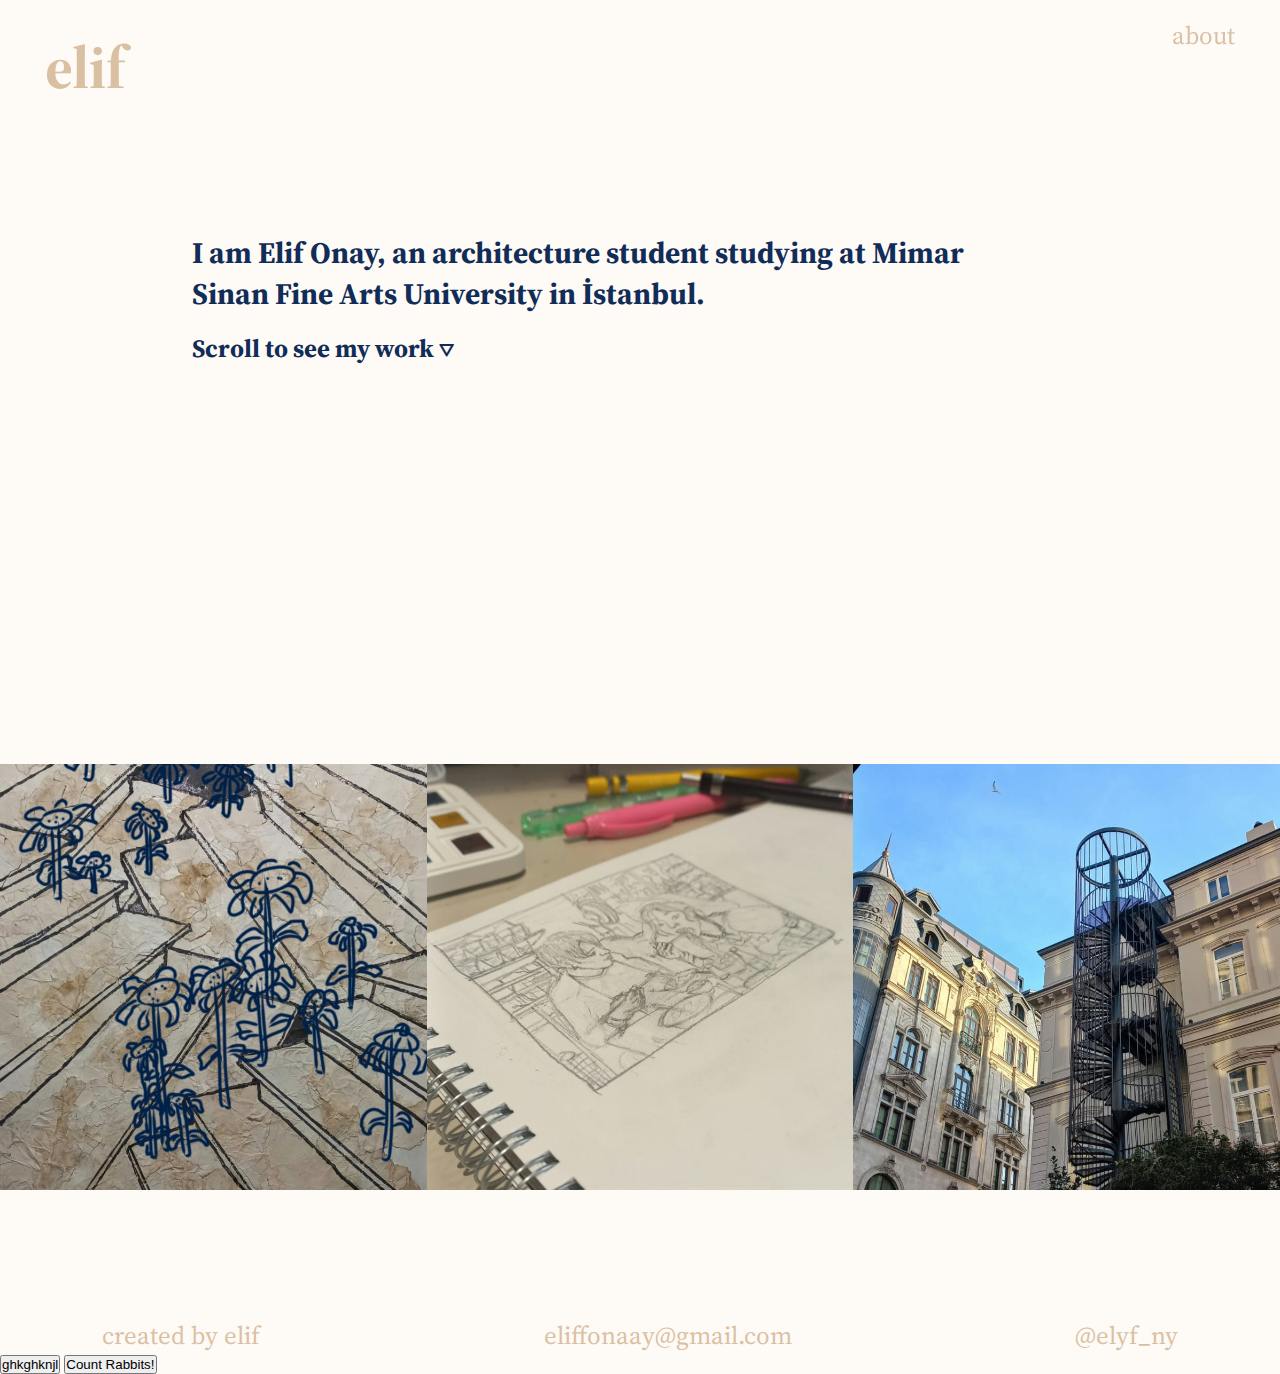
<file: index.html>
<!DOCTYPE html>
<html lang="en">
<head>
    <link rel="preconnect" href="https://fonts.googleapis.com">
<link rel="preconnect" href="https://fonts.gstatic.com" crossorigin>
<link href="https://fonts.googleapis.com/css2?family=Averia+Serif+Libre:ital,wght@0,300;0,400;0,700;1,300;1,400;1,700&family=Domine:wght@400..700&family=Indie+Flower&family=M+PLUS+1+Code:wght@100..700&family=Reenie+Beanie&family=Source+Serif+4:ital,opsz,wght@0,8..60,200..900;1,8..60,200..900&display=swap" rel="stylesheet">
    <meta charset="UTF-8">
    <meta name="viewport" content="width=device-width, initial-scale=1.0">
    <title>Document</title>


</head>
<link rel="stylesheet" href="styles.css">
<body  >
    <div id="circle" class="circle"></div>

    <div class="header-container">
        <div class="header">
             <div class="name"> <a href="index.html"><h1>elif</h1></a></div>
             <div class="menu">
             <div class="about"><a href="about.html">about</a></div>  
            </div>
        </div>
    </div>

    <div class="container">
        <div class="cont">
            <div class="hh"><h2>I am Elif Onay, an architecture student studying at Mimar Sinan Fine Arts University in İstanbul.</h2></div>
            <div class="hhh">  
                <h3><a href="#mm" id="k">Scroll to see my work  ▽</a> </h3></div>
        </div>
    </div>

    <h2></h2>
    <h3></h3>

    <div class="photo-grid-container" id="mm">
        <div class="photo-grid">
            <div class="photo-grid-item1"> <a href="school.html"><img src="Portfolio/1.jpg" alt=""></a></div>
            <div class="photo-grid-item1" > <a href="drawings.html"><img src="Portfolio/2.jpg" alt=""></a></div>
            <div class="photo-grid-item1"> <a href="photography.html"><img src="Portfolio/3.jpg" alt=""></a></div>
        </div>
    </div>

    <div class="flex-container">
        <div class="flex-item">created by elif</div>
        <div class="flex-item"><a href="mailto:eliffonaay@gmail.com">eliffonaay@gmail.com</a></div>
        <div class="flex-item"><a href="https://www.instagram.com/elyf_ny/">@elyf_ny</a></div>
    </div> 

    <button id='elif'>ghkghknjl</button>

    <input type="button" onclick="countRabbits()" value="Count Rabbits!">
    
<script src="script.js"></script>


</body>
</html>
</file>
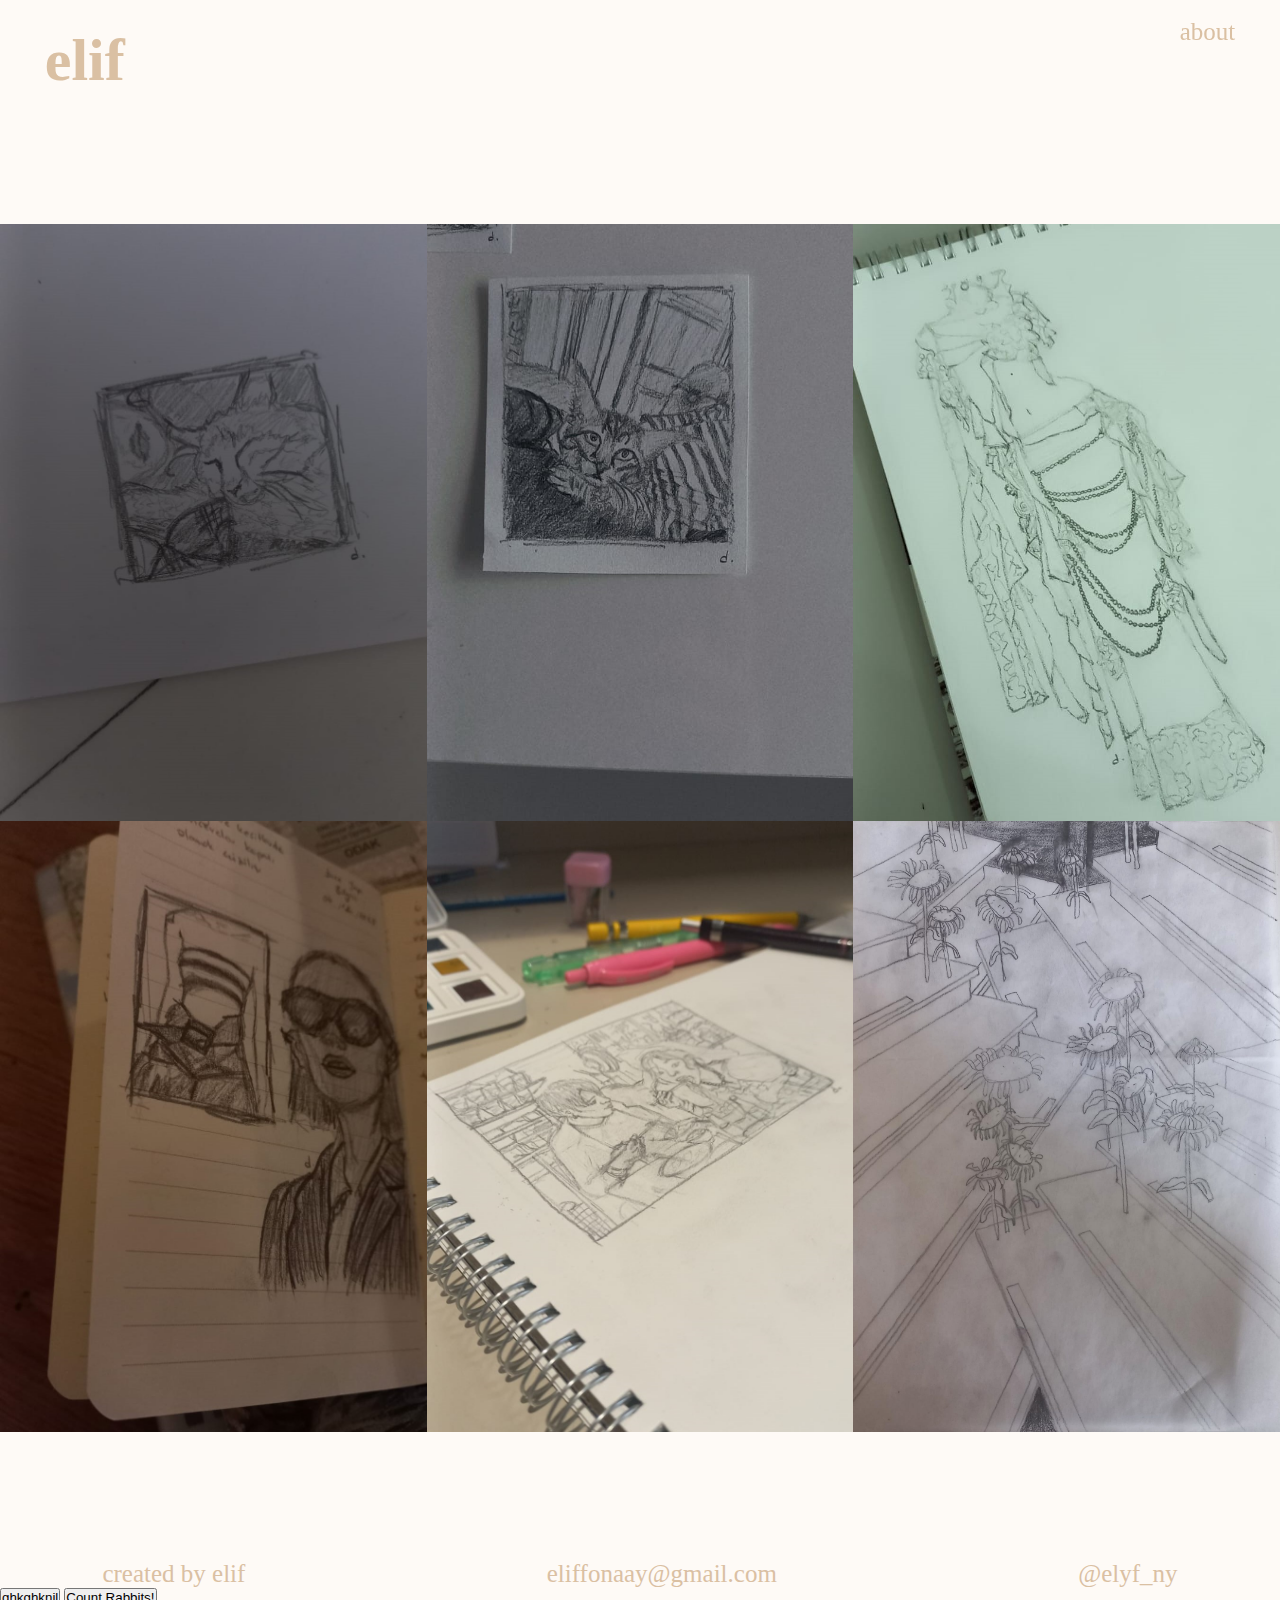
<file: drawings.html>
<!DOCTYPE html>
<html lang="en">
<head>
    <link rel="preconnect" href="https://fonts.googleapis.com">
<link rel="preconnect" href="https://fonts.gstatic.com" crossorigin>
<link href="https://fonts.googleapis.com/css2?family=Indie+Flower&family=M+PLUS+1+Code:wght@100..700&family=Reenie+Beanie&display=swap" rel="stylesheet">
    <meta charset="UTF-8">
    <meta name="viewport" content="width=device-width, initial-scale=1.0">
    <title>Document</title>
</head>
<link rel="stylesheet" href="styles.css">
<body>
    <div id="circle" class="circle"></div>
    <div class="header-container">
        <div class="header">
             <div class="name"> <a href="index.html"><h1>elif</h1></a></div>
             <div class="menu">
             <div class="about"><a href="about.html">about</a></div>  
            </div>
        </div>
    </div>
    <div class="photo-grid-container">
        <div class="photo-grid">
        <div class="photo-grid-item">
            <img src="Portfolio/Drawing 1.jpg" alt="">
        </div>
        <div class="photo-grid-item">
            <img src="Portfolio/Drawing 2.jpg" alt="">
        </div>
        <div class="photo-grid-item">
            <img src="Portfolio/Drawing 3.jpg" alt="">
        </div> 
        <div class="photo-grid-item">
            <img src="Portfolio/Drawing 4.jpg" alt="">
        </div>
        <div class="photo-grid-item">
            <img src="Portfolio/Drawing 5.jpg" alt="">
        </div>
        <div class="photo-grid-item"><img src="Portfolio/Drawing 6.jpg" alt=""></div>
    </div>
 </div>  

 <div class="flex-container">
    <div class="flex-item">created by elif</div>
    <div class="flex-item"><a href="mailto:eliffonaay@gmail.com">eliffonaay@gmail.com</a></div>
    <div class="flex-item"><a href="https://www.instagram.com/elyf_ny/">@elyf_ny</a></div>
</div> 
<button id='elif'>ghkghknjl</button>

    <input type="button" onclick="countRabbits()" value="Count Rabbits!">
<script src="script.js"></script>
</body>
</html>
</file>
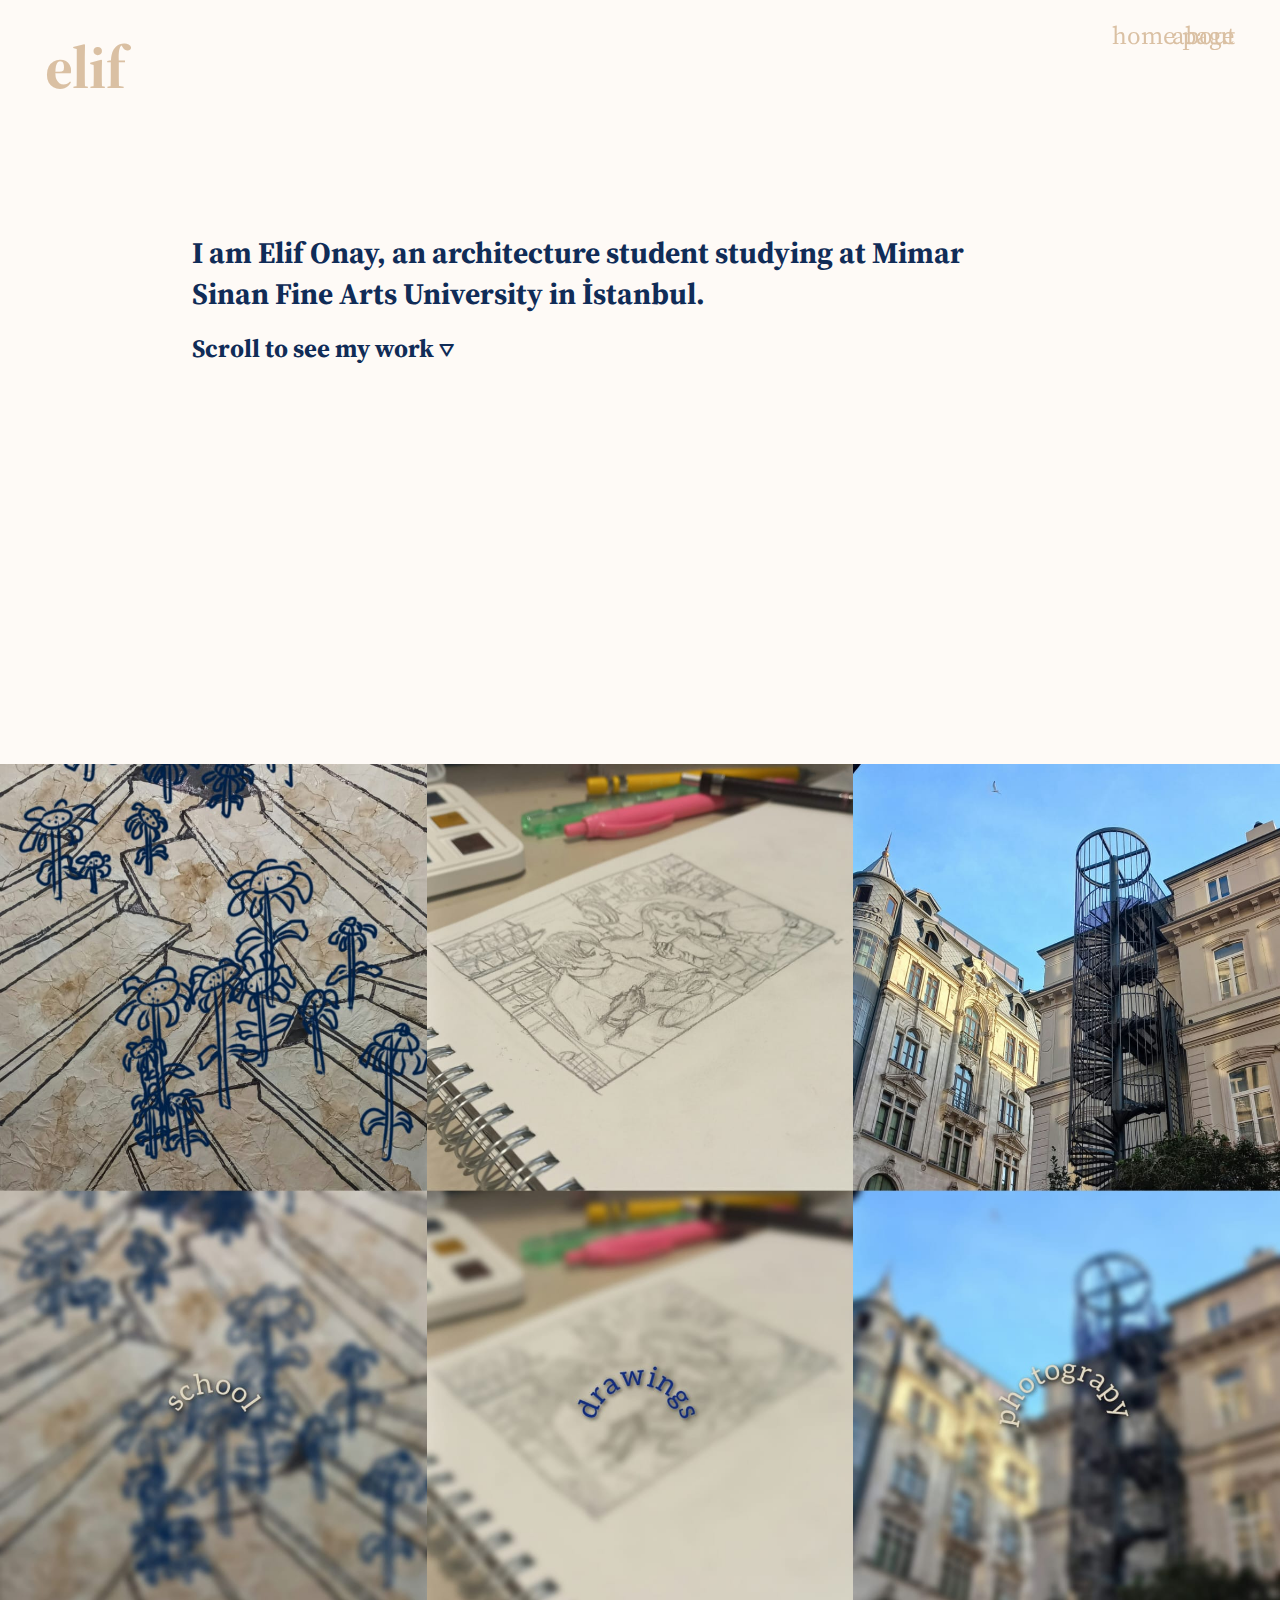
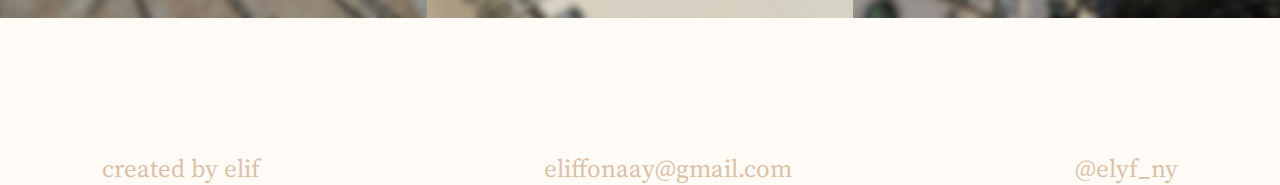
<file: elif.html>
<!DOCTYPE html>
<html lang="en">
<head>
    <link rel="preconnect" href="https://fonts.googleapis.com">
<link rel="preconnect" href="https://fonts.gstatic.com" crossorigin>
<link href="https://fonts.googleapis.com/css2?family=Averia+Serif+Libre:ital,wght@0,300;0,400;0,700;1,300;1,400;1,700&family=Domine:wght@400..700&family=Indie+Flower&family=M+PLUS+1+Code:wght@100..700&family=Reenie+Beanie&family=Source+Serif+4:ital,opsz,wght@0,8..60,200..900;1,8..60,200..900&display=swap" rel="stylesheet">
    <meta charset="UTF-8">
    <meta name="viewport" content="width=device-width, initial-scale=1.0">
    <title>Document</title>
</head>
<link rel="stylesheet" href="styles.css">
<body>
    <div class="header-container">
        <div class="header">
             <div class="name"><h1>elif</h1></div>
             <div class="menu">
             <div class="about"> <a href="index.html">home page</a></div> 
             <div class="about"><a href="about.html">about</a></div>  
            </div>
        </div>
    </div>

    <div class="container">
        <div class="cont">
            <div class="hh"><h2>I am Elif Onay, an architecture student studying at Mimar Sinan Fine Arts University in İstanbul.</h2></div>
            <div class="hhh">  
                <h3>Scroll to see my work  ▽ </h3></div>
        </div>
    </div>

    <h2></h2>
    <h3></h3>

    <div class="photo-grid-container">
        <div class="photo-grid">
            <div class="photo-grid-item"> <a href="sayfa.html"><img src="Portfolio/1.jpg" alt=""></a></div>
            <div class="photo-grid-item" > <a href="sayfa2.html"><img src="Portfolio/2.jpg" alt=""></a></div>
            <div class="photo-grid-item"> <a href="sayfa3.html"><img src="Portfolio/3.jpg" alt=""></a></div>
        </div>
    </div>

    <div class="flex-container">
        <div class="flex-item">created by elif</div>
        <div class="flex-item">eliffonaay@gmail.com</div>
        <div class="flex-item"><a href="https://www.instagram.com/elyf_ny/">@elyf_ny</a></div>
    </div> 

</body>
</html>
</file>
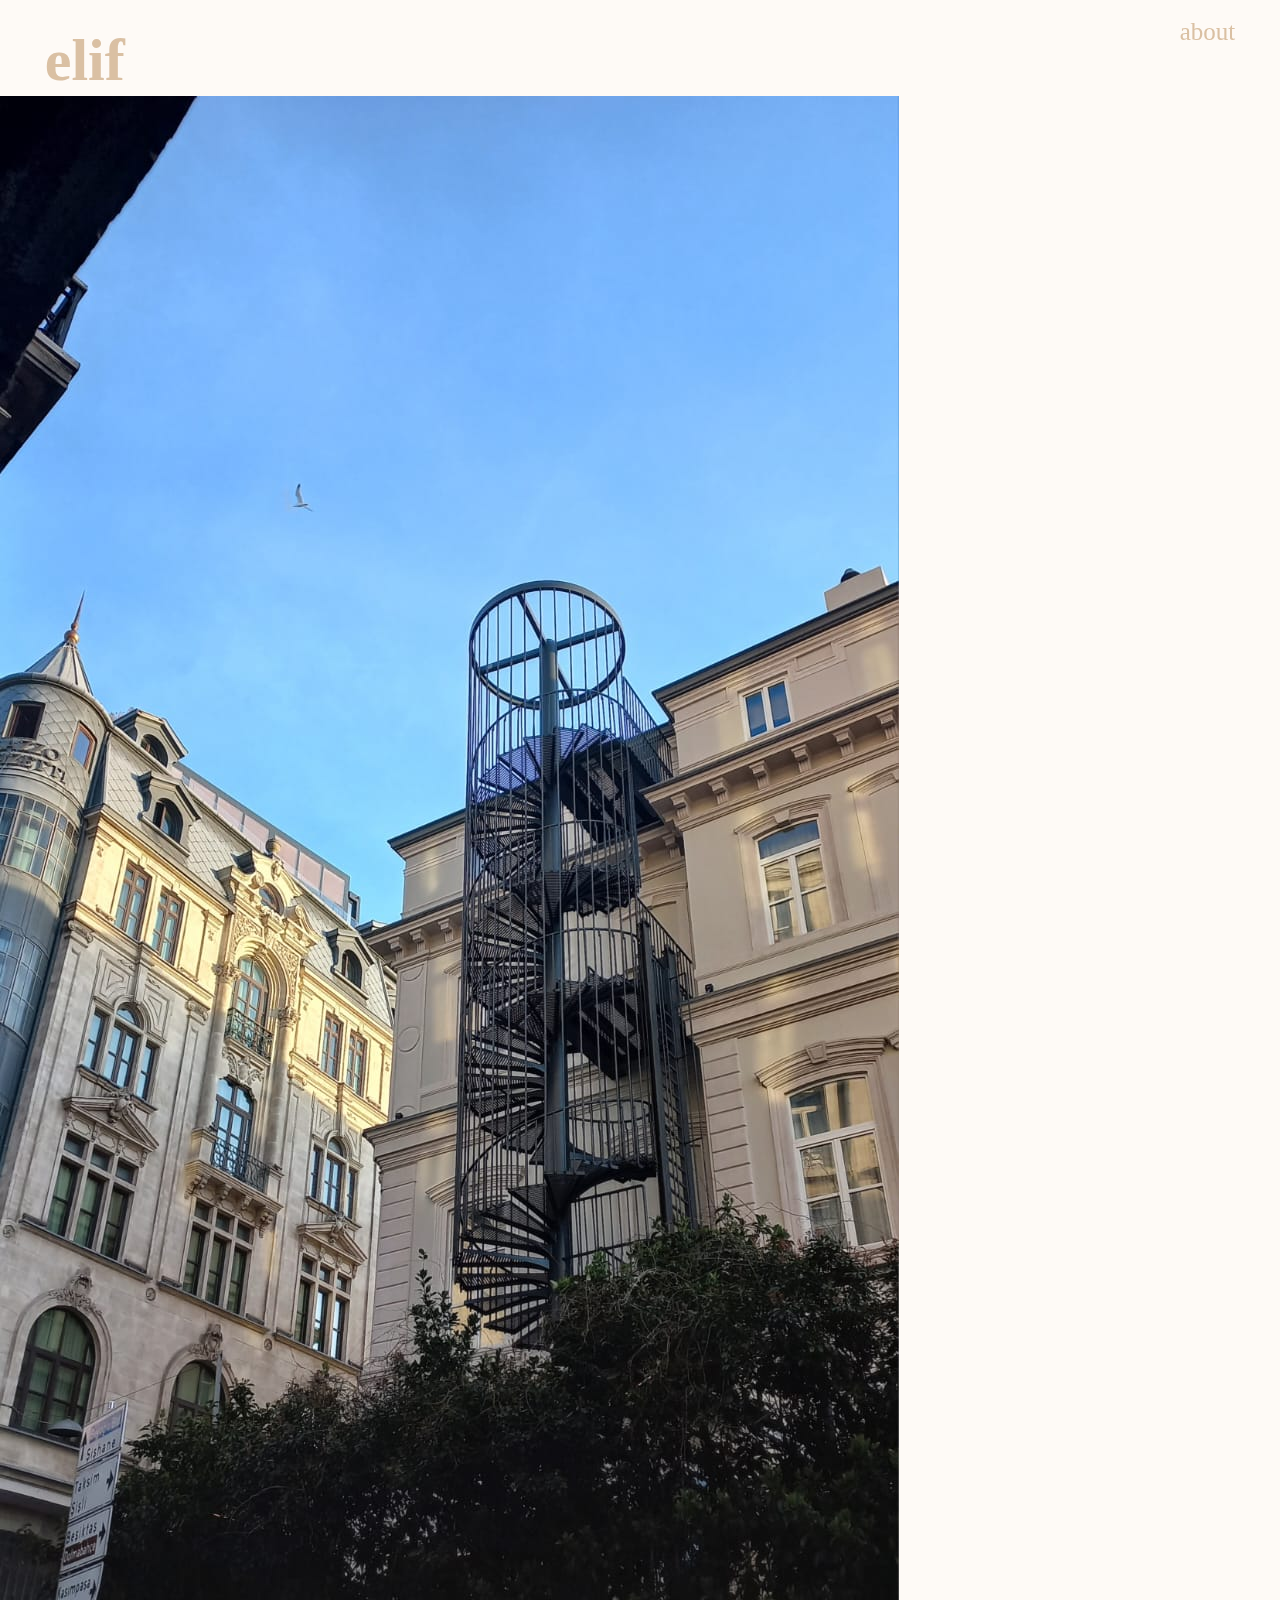
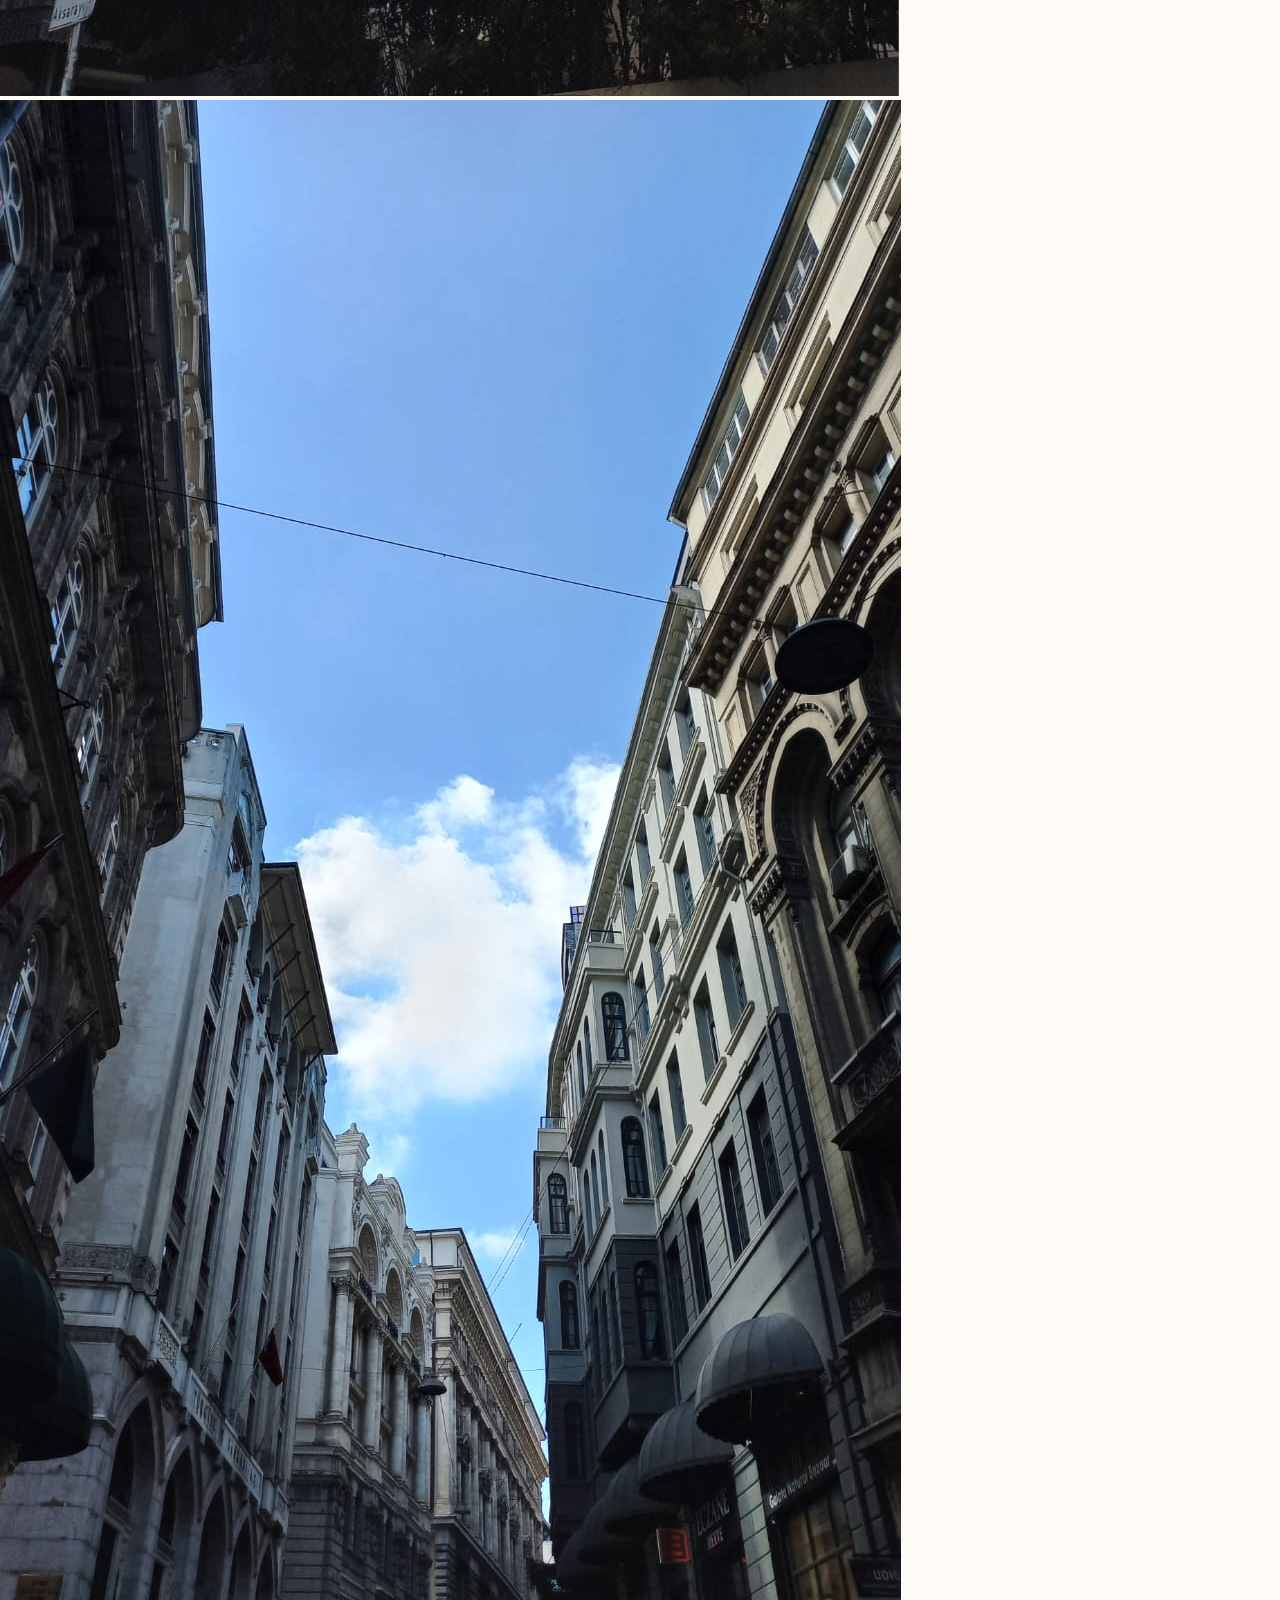
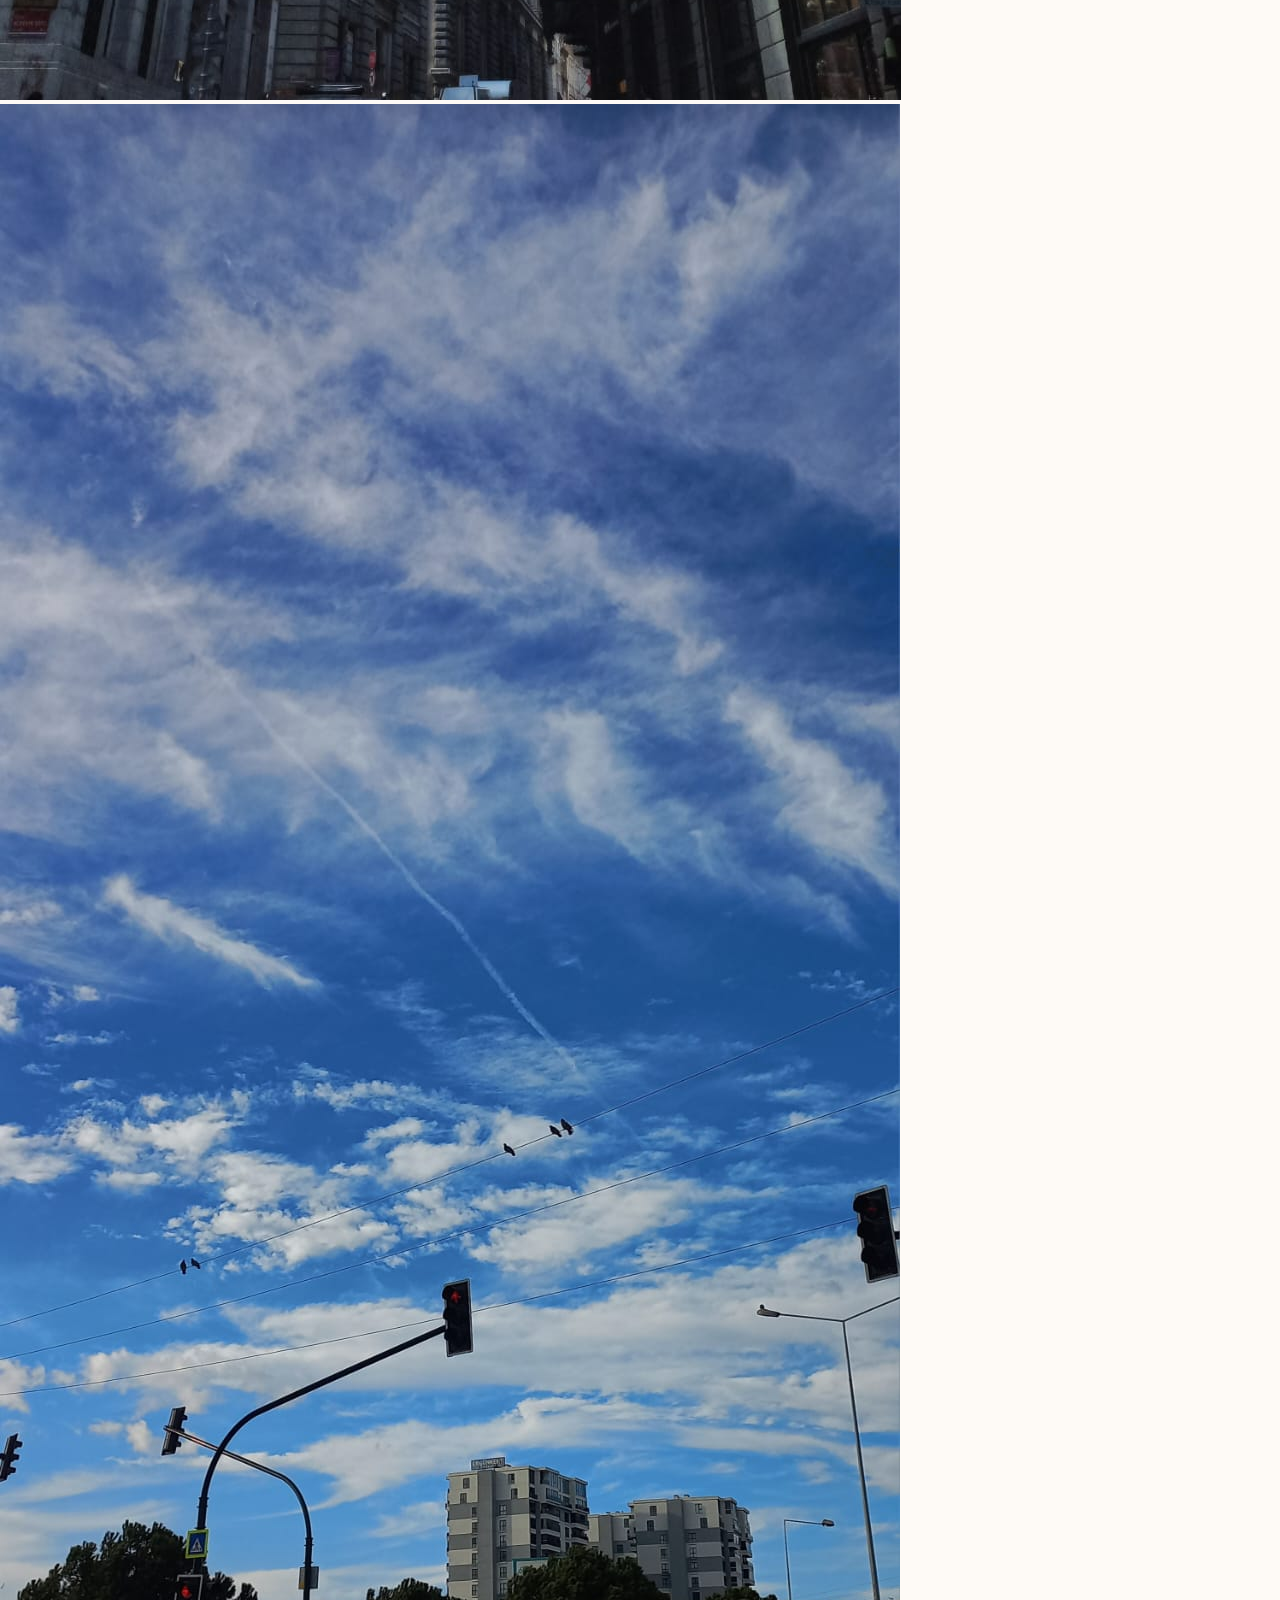
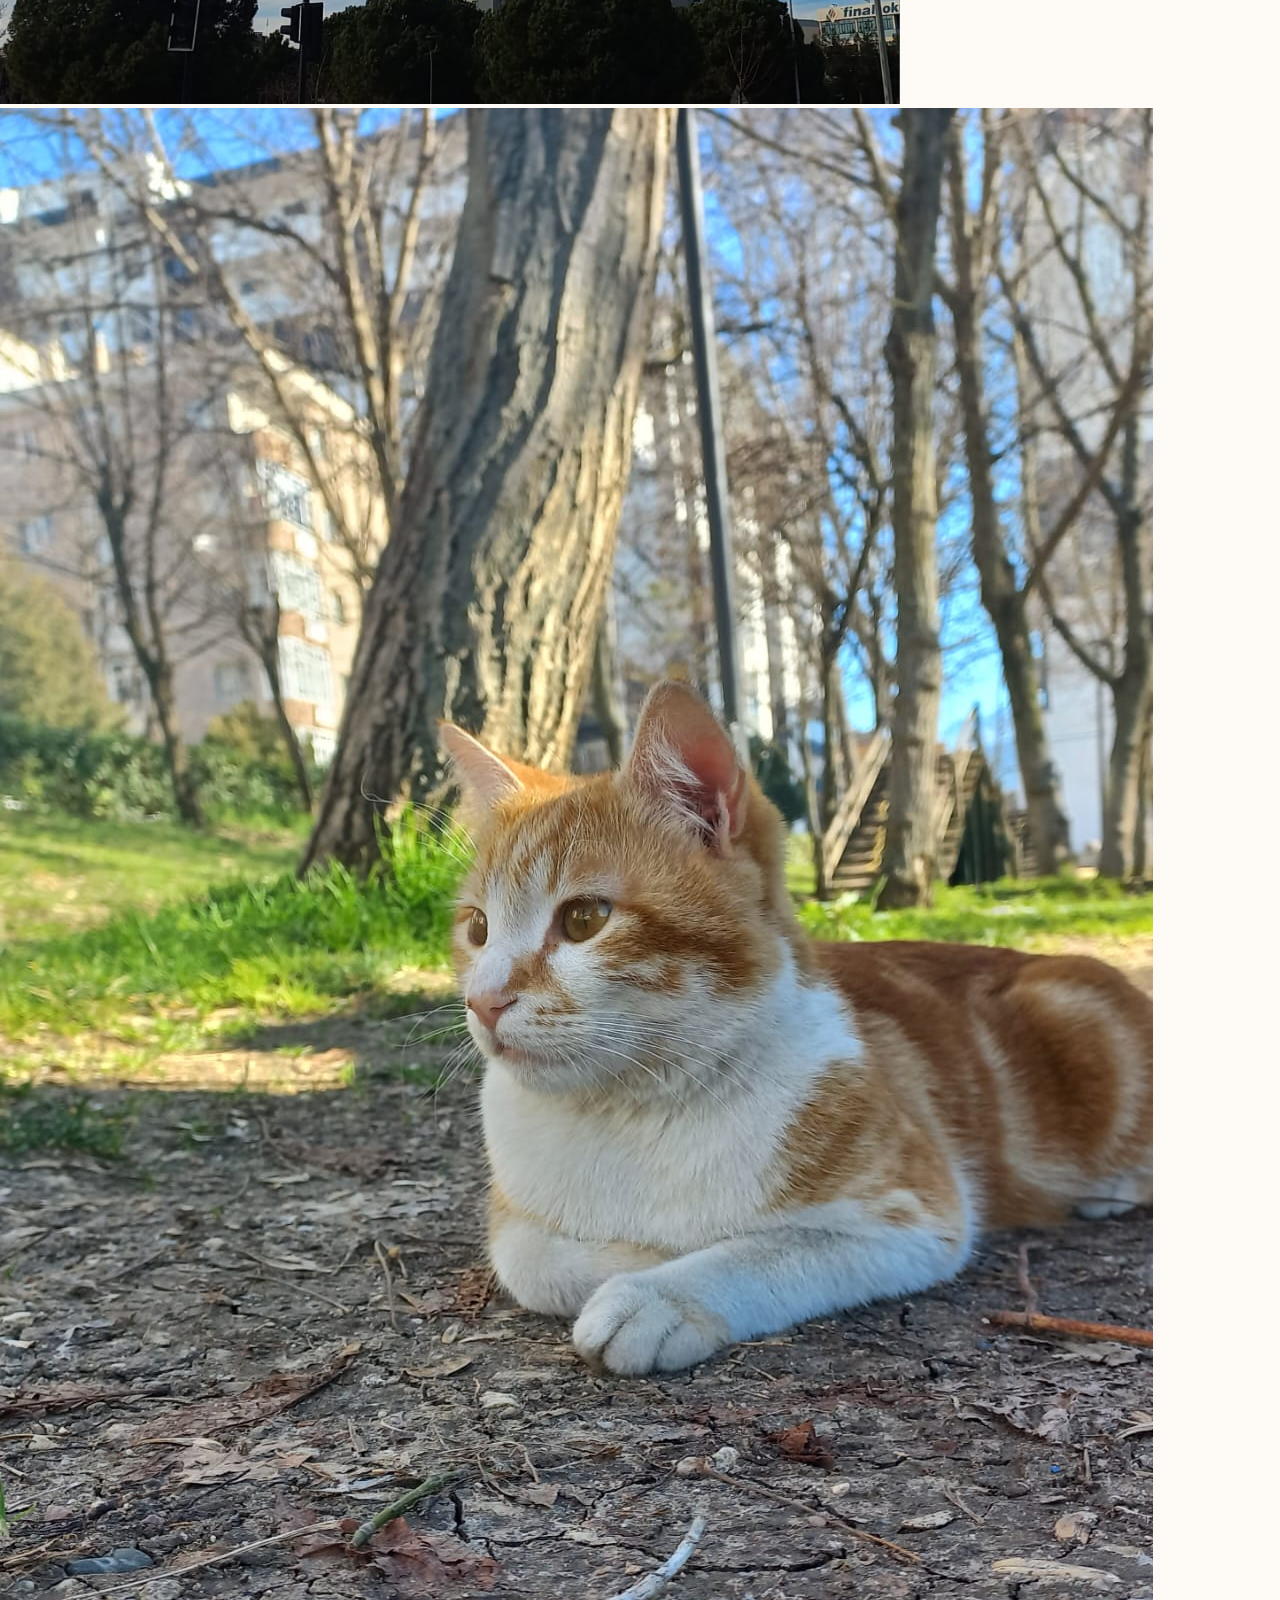
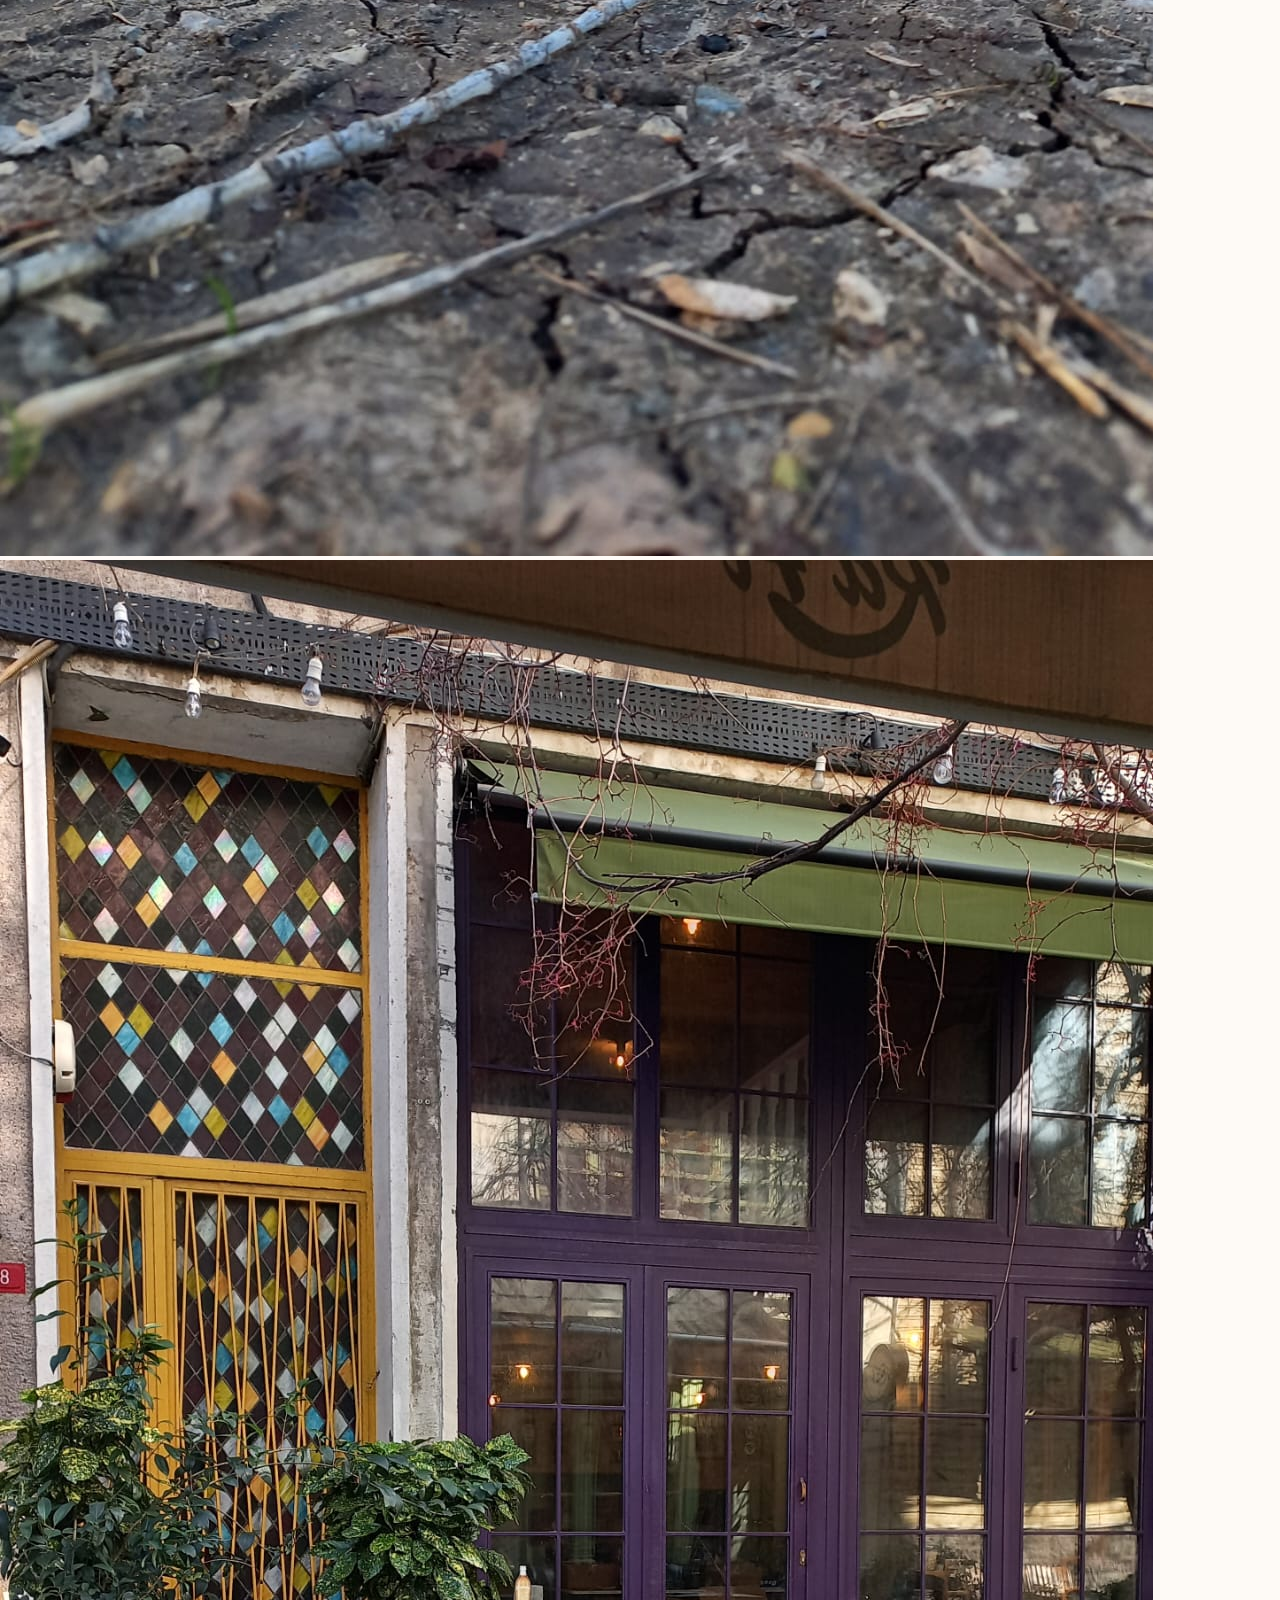
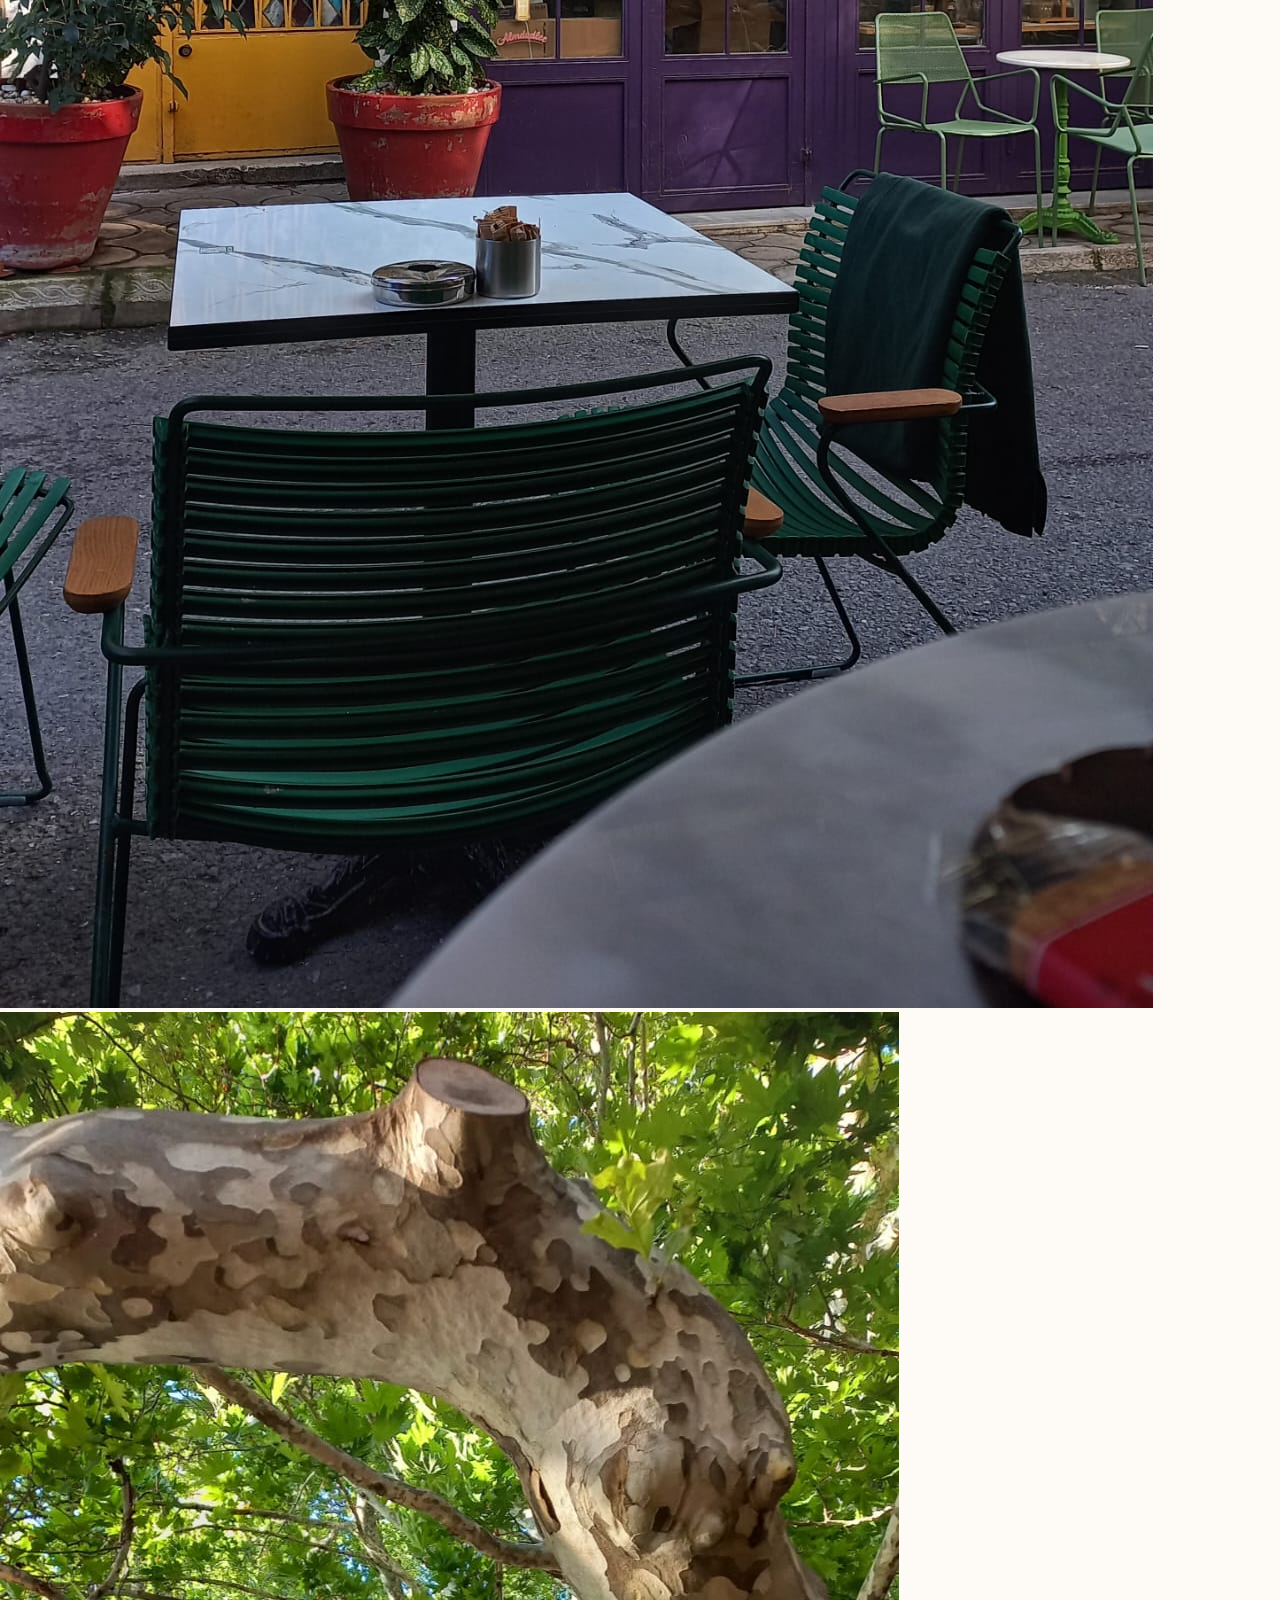
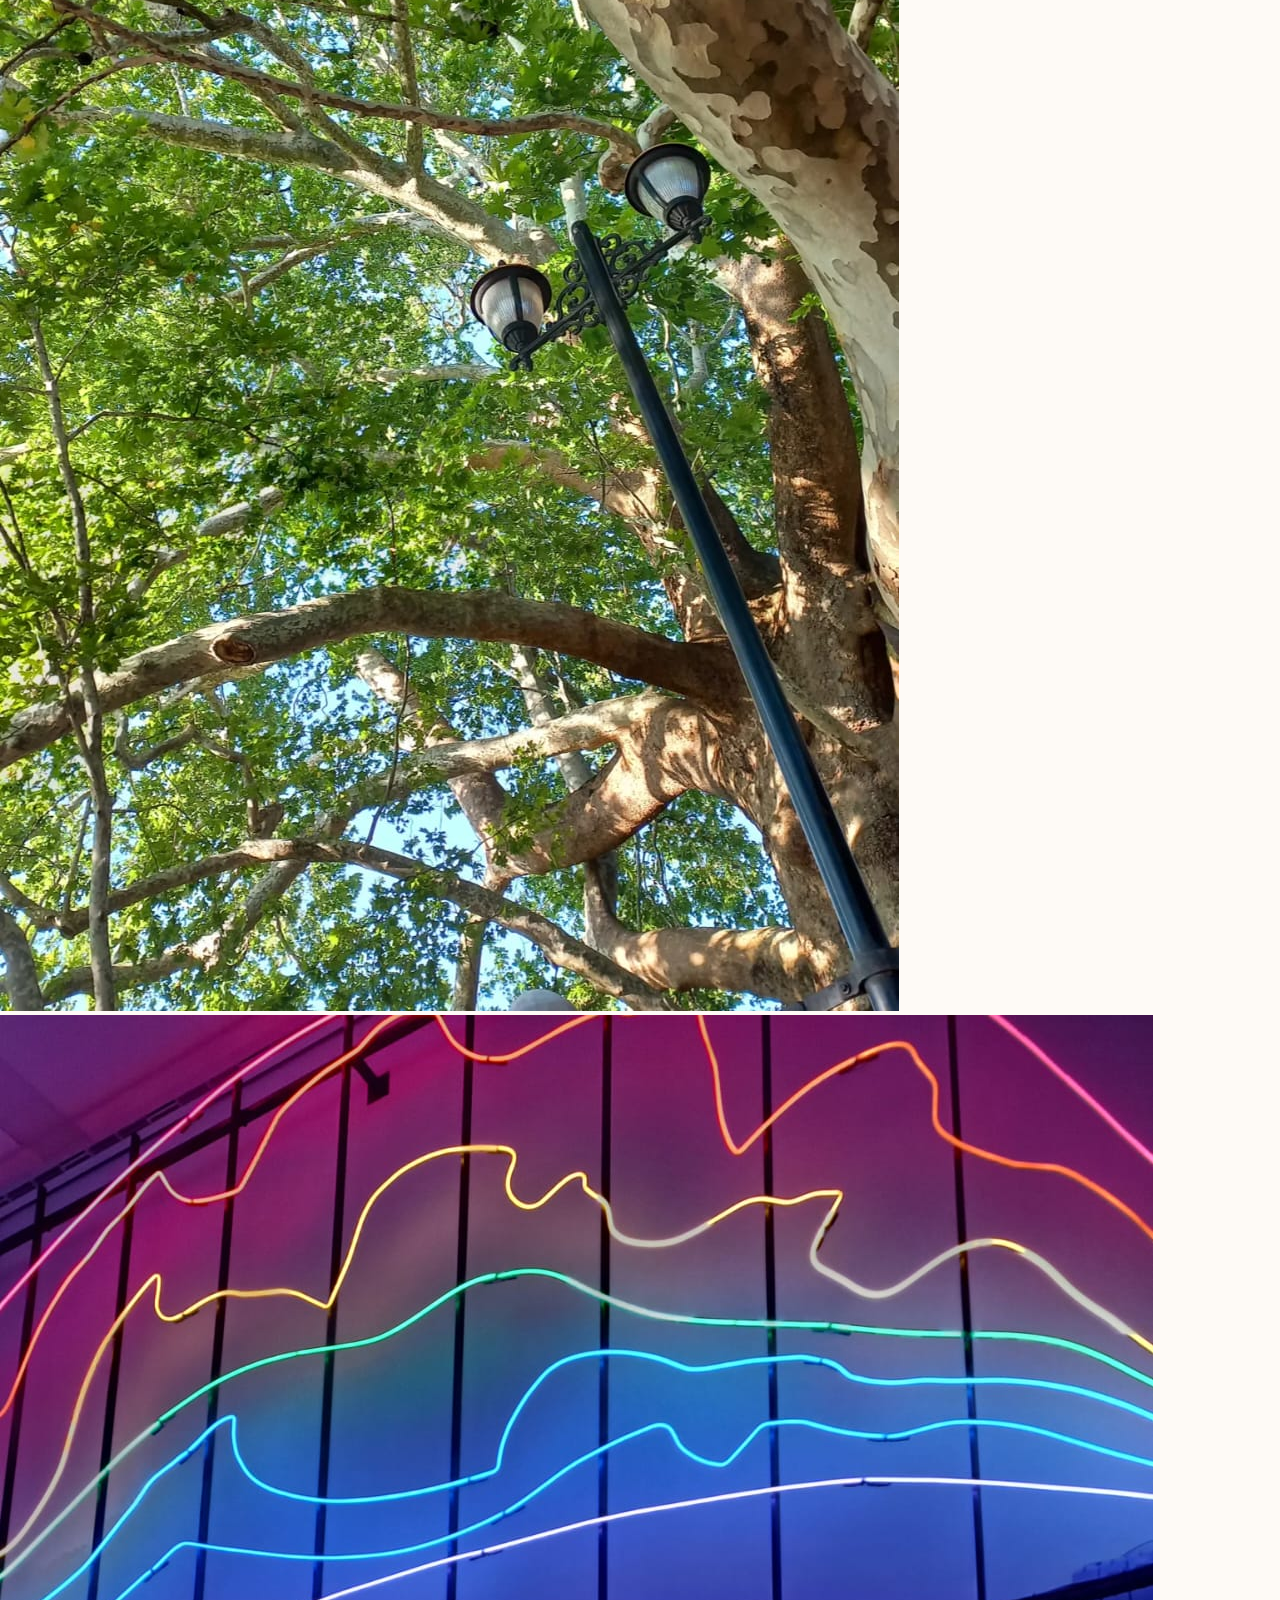
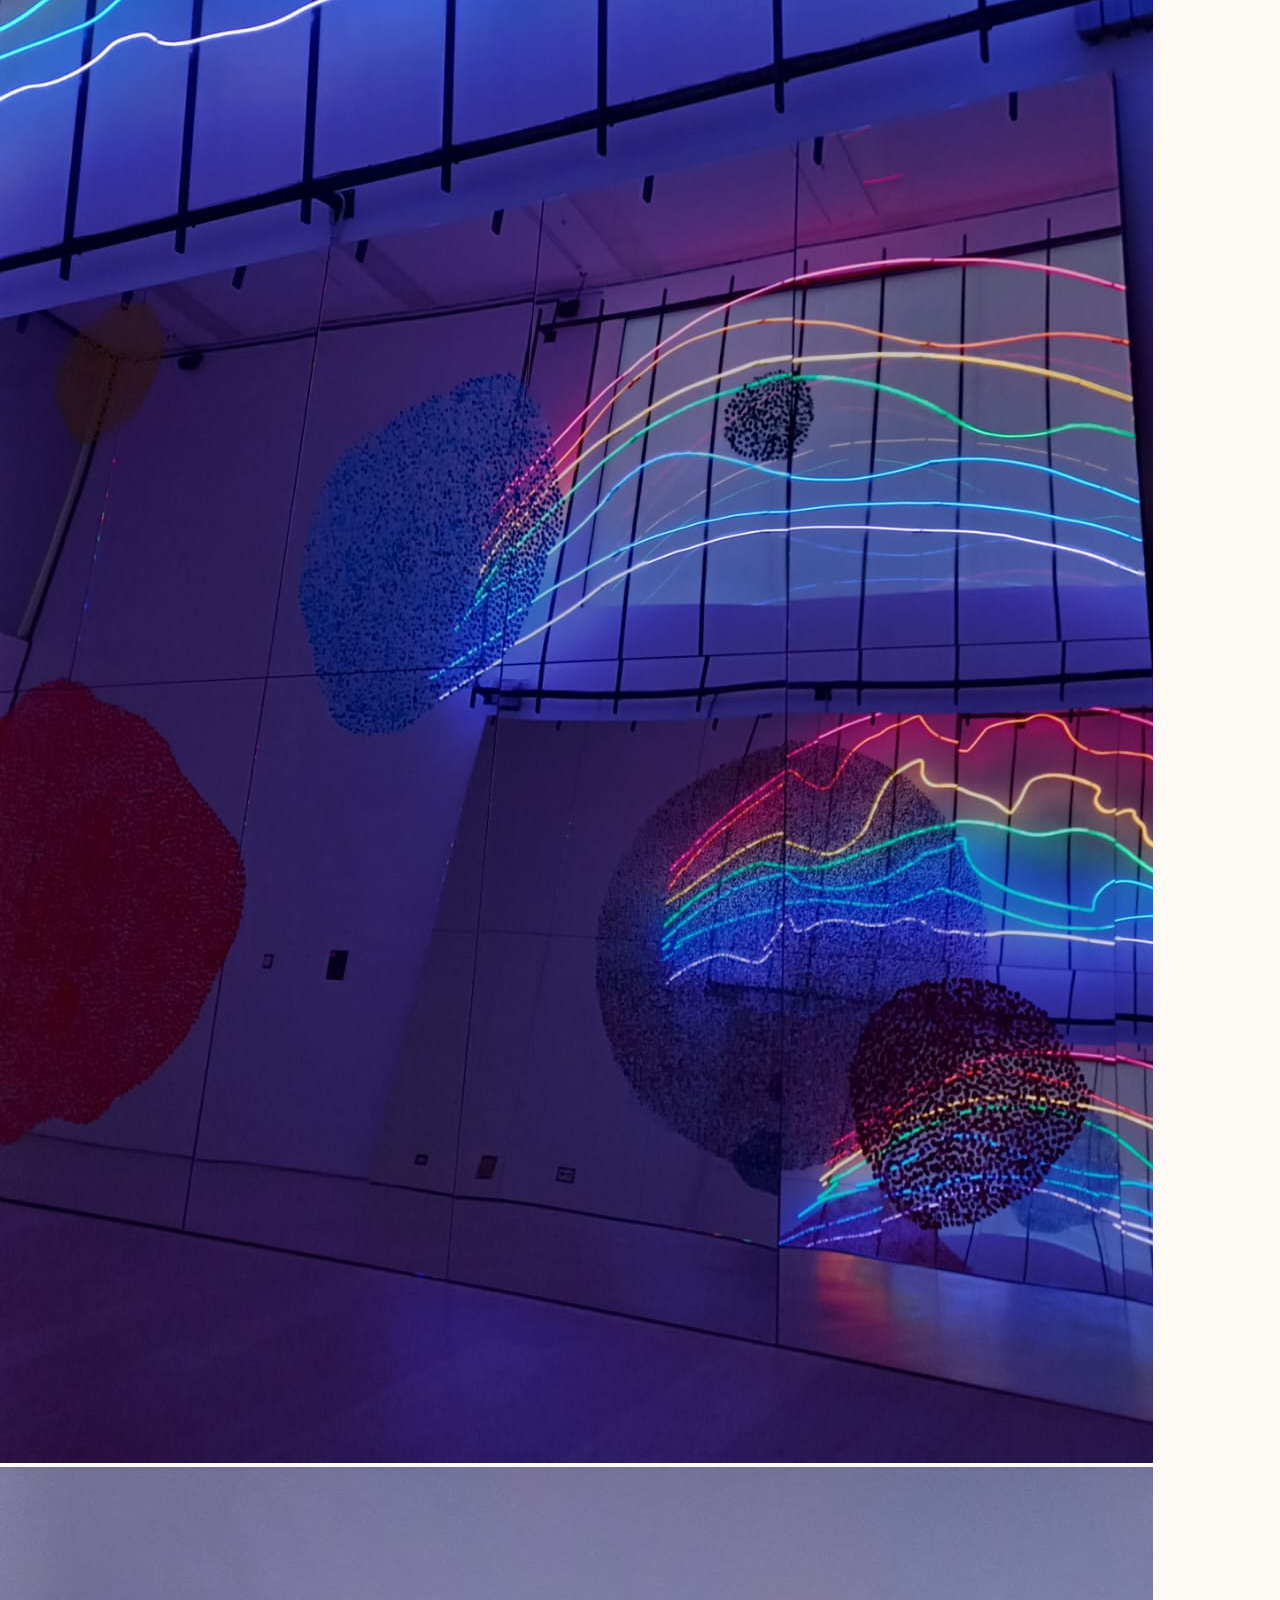
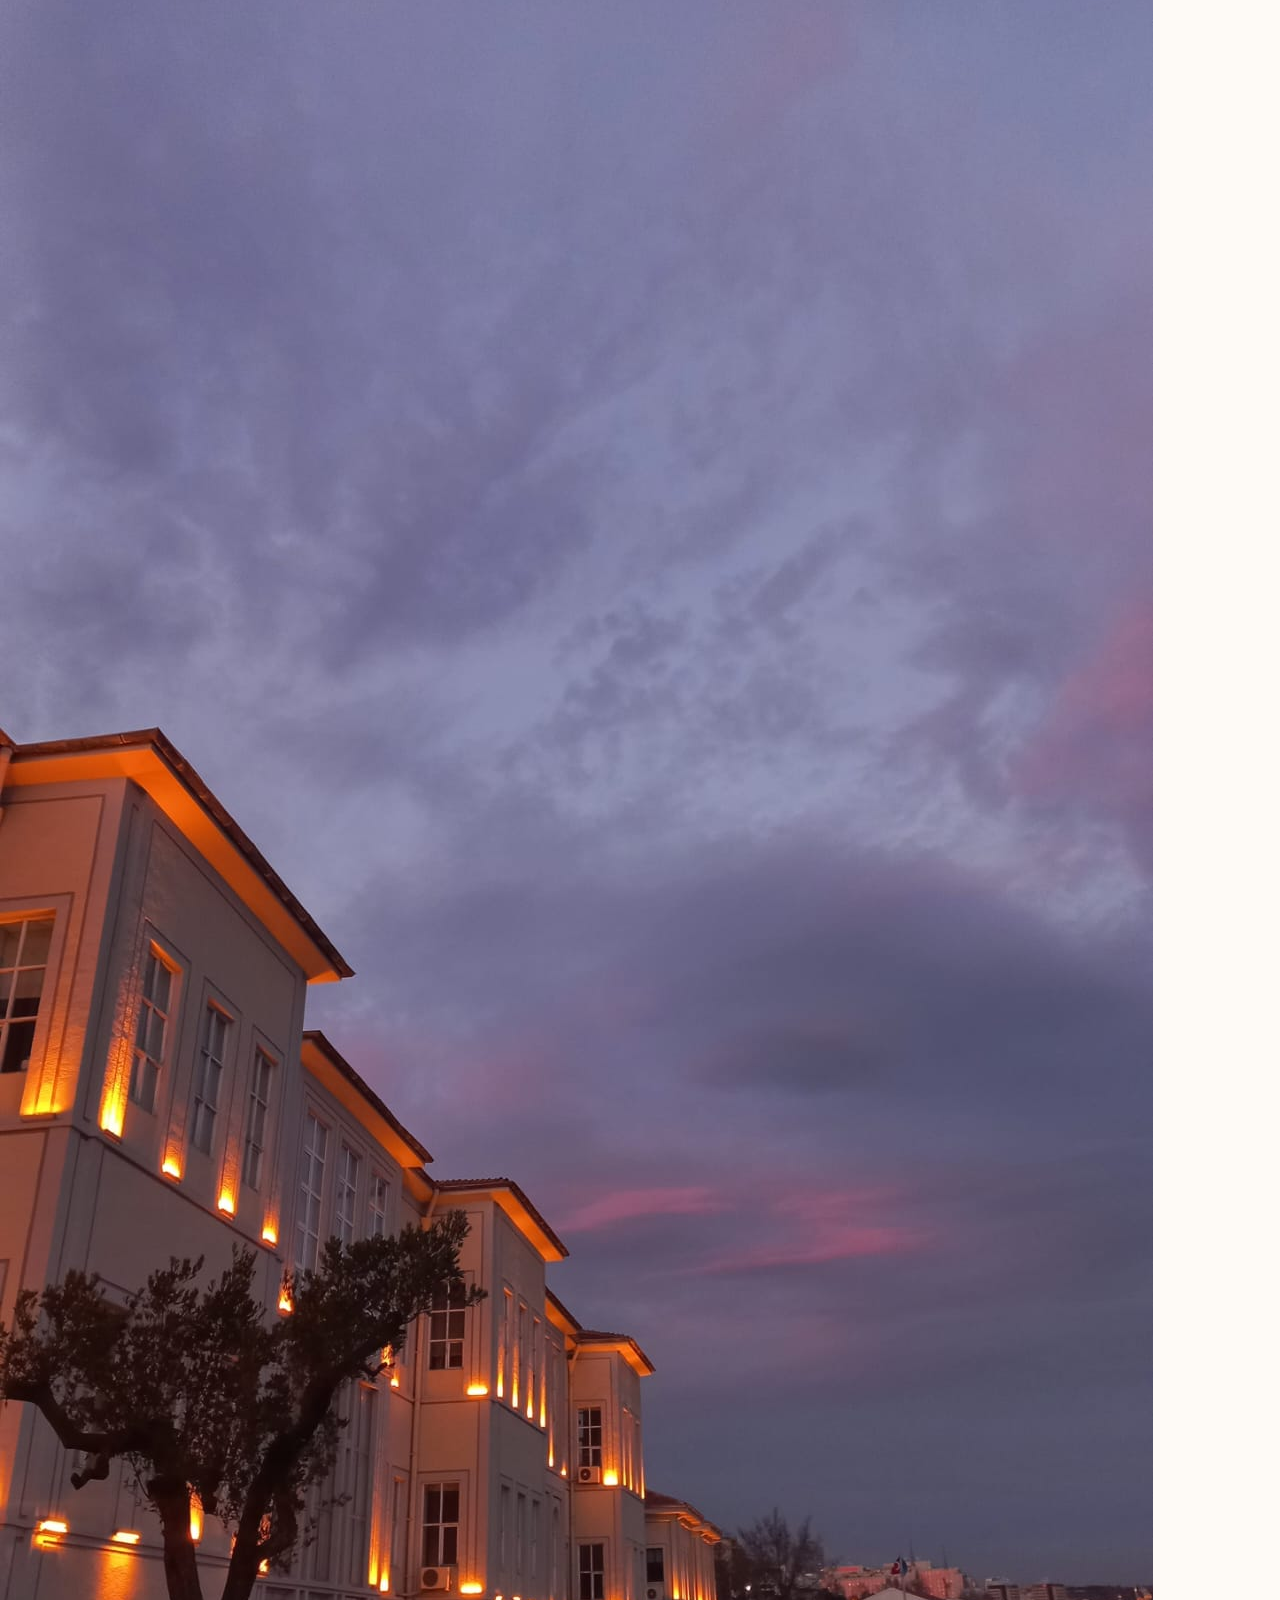
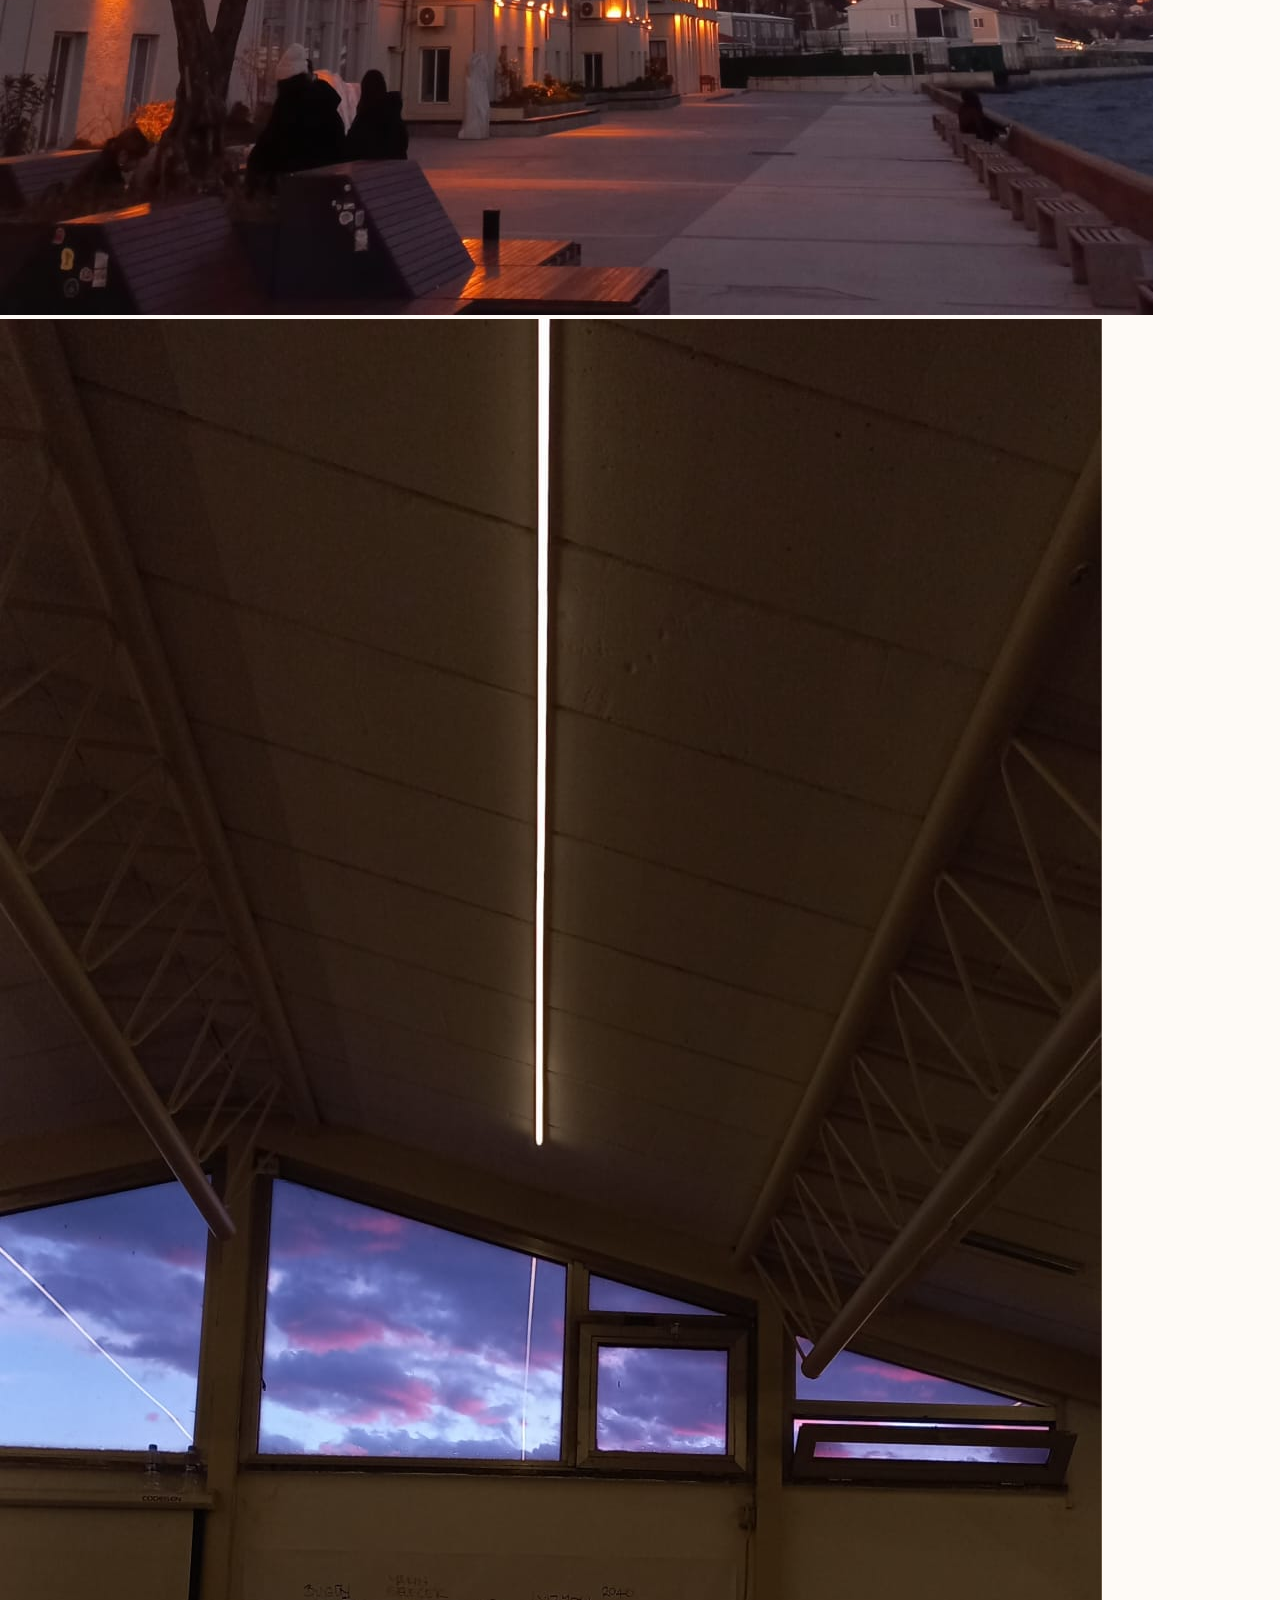
<file: photography.html>
<!DOCTYPE html>
<html lang="en">
<head>
    <link rel="preconnect" href="https://fonts.googleapis.com">
<link rel="preconnect" href="https://fonts.gstatic.com" crossorigin>
<link href="https://fonts.googleapis.com/css2?family=Indie+Flower&family=M+PLUS+1+Code:wght@100..700&family=Reenie+Beanie&display=swap" rel="stylesheet">
    <meta charset="UTF-8">
    <meta name="viewport" content="width=device-width, initial-scale=1.0">
    <title>Document</title>
</head>
<link rel="stylesheet" href="styles.css">
<body>
    <div id="circle1" class="circle"></div>
    <div class="header-container">
        <div class="header">
             <div class="name"> <a href="index.html"><h1>elif</h1></a></div>
             <div class="menu">
             <div class="about"><a href="about.html">about</a></div>  
            </div>
        </div>
    </div>



    <div class="row">
        <div class="column">
          <img style="max-width: 100%;" src="Portfolio/a.jpg" onclick="openModal();currentSlide(1)" class="hover-shadow">
        </div>
        <div class="column">
          <img style="max-width: 100%;" src="Portfolio/b.jpg" onclick="openModal();currentSlide(2)" class="hover-shadow">
        </div>
        <div class="column">
          <img style="max-width: 100%;" src="Portfolio/c.jpg" onclick="openModal();currentSlide(3)" class="hover-shadow">
        </div>
        <div class="column">
          <img style="max-width: 100%;" src="Portfolio/d.jpg" onclick="openModal();currentSlide(4)" class="hover-shadow">
        </div>
        <div class="column">
            <img style="max-width: 100%;" src="Portfolio/e.jpg" onclick="openModal();currentSlide(5)" class="hover-shadow">
          </div>
          <div class="column">
            <img style="max-width: 100%;" src="Portfolio/f.jpg" onclick="openModal();currentSlide(6)" class="hover-shadow">
          </div>
          <div class="column">
            <img style="max-width: 100%;" src="Portfolio/g.jpg" onclick="openModal();currentSlide(7)" class="hover-shadow">
          </div>
          <div class="column">
            <img style="max-width: 100%;" src="Portfolio/h.jpg" onclick="openModal();currentSlide(8)" class="hover-shadow">
          </div>
          <div class="column">
            <img style="max-width: 100%;" src="Portfolio/ı.jpg" onclick="openModal();currentSlide(8)" class="hover-shadow">
          </div>
      </div>
      
      <!-- The Modal/Lightbox -->
      <div id="myModal" class="modal">
        <span class="close cursor" onclick="closeModal()">&times;</span>
        <div class="modal-content">
      
          <div class="mySlides modal-cont">
            <div class="flexmodal">
                <div class="numbertext">1 / 9</div>
                <img style="max-height: 100%;" src="Portfolio/a.jpg" style="width:100%">
            </div>
          </div>
      
          <div class="mySlides modal-cont">
            <div class="flexmodal">
                <div class="numbertext">2 / 9</div>
                <img style="max-height: 100%;" src="Portfolio/b.jpg" style="width:100%">
            </div>
          </div>
      
          <div class="mySlides modal-cont">
            <div class="flexmodal">
                <div class="numbertext">3 / 9</div>
                <img style="max-height: 100%;" src="Portfolio/c.jpg" style="width:100%">
            </div>
          </div>
      
          <div class="mySlides modal-cont">
            <div class="flexmodal">
                <div class="numbertext">4 / 9</div>
                <img style="max-height: 100%;" src="Portfolio/d.jpg" style="width:100%">
            </div>
          </div>

          <div class="mySlides modal-cont">
            <div class="flexmodal">
                <div class="numbertext">5 / 9</div>
                <img style="max-height: 100%;" src="Portfolio/e.jpg" style="width:100%">
            </div>
          </div>

          <div class="mySlides modal-cont">
            <div class="flexmodal">
                <div class="numbertext">6 / 9</div>
                <img style="max-height: 100%;" src="Portfolio/f.jpg" style="width:100%">
            </div>
          </div>

          <div class="mySlides modal-cont">
            <div class="flexmodal">
                <div class="numbertext">7 / 9</div>
                <img style="max-height: 100%;" src="Portfolio/g.jpg" style="width:100%">
            </div>
          </div>

          <div class="mySlides modal-cont">
            <div class="flexmodal">
                <div class="numbertext">8 / 9</div>
                <img style="max-height: 100%;" src="Portfolio/h.jpg" style="width:100%">
            </div>
          </div>

          <div class="mySlides modal-cont">
            <div class="flexmodal">
                <div class="numbertext">9 / 9</div>
                <img style="max-height: 100%;" src="Portfolio/ı.jpg" style="width:100%">
            </div>
          </div>
      
          <!-- Next/previous controls -->
          <a class="prev" onclick="plusSlides(-1)">&#10094;</a>
          <a class="next" onclick="plusSlides(1)">&#10095;</a>
      
          
        </div>













 <div class="flex-container">
    <div class="flex-item">created by elif</div>
    <div class="flex-item"><a href="mailto:eliffonaay@gmail.com">eliffonaay@gmail.com</a></div>
    <div class="flex-item"><a href="https://www.instagram.com/elyf_ny/">@elyf_ny</a></div>
</div> 
<button id='elif'>ghkghknjl</button>

    <input type="button" onclick="countRabbits()" value="Count Rabbits!">
<script src="script.js"></script>
</body>
</html>
</file>
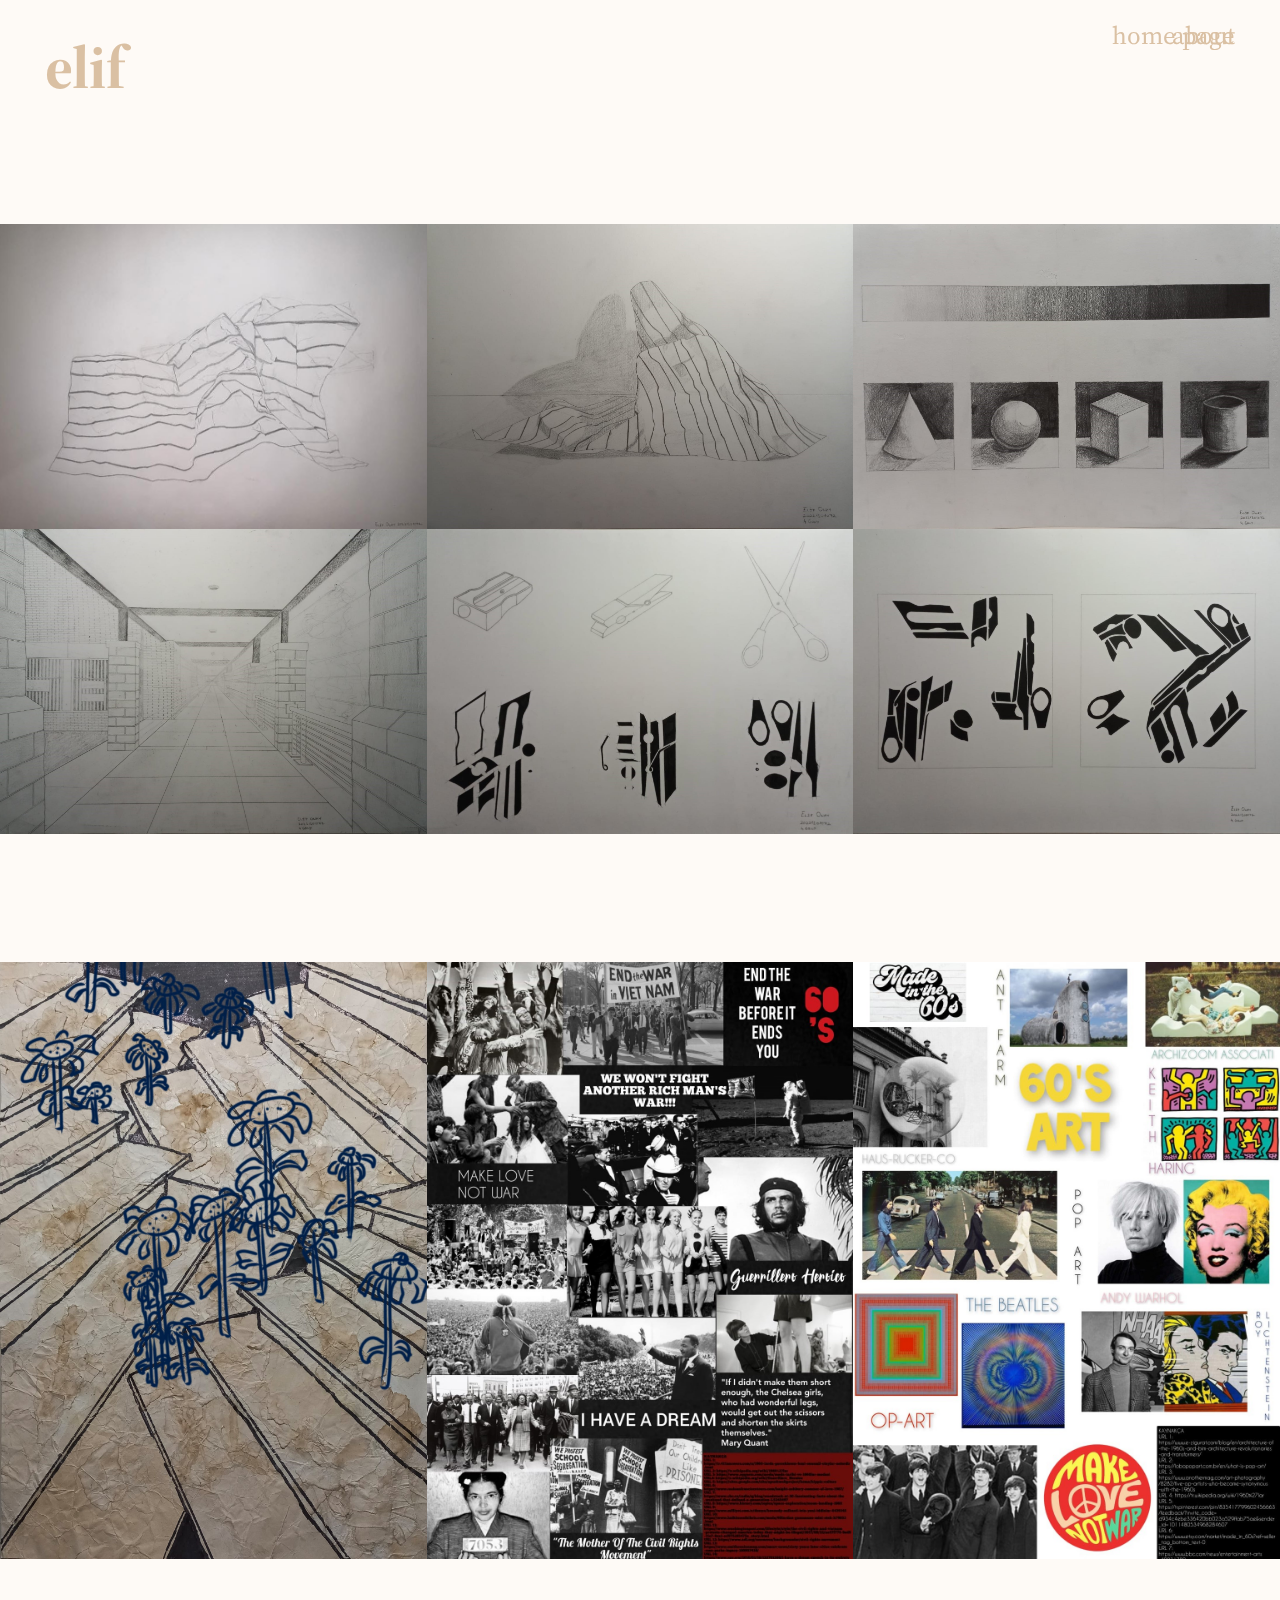
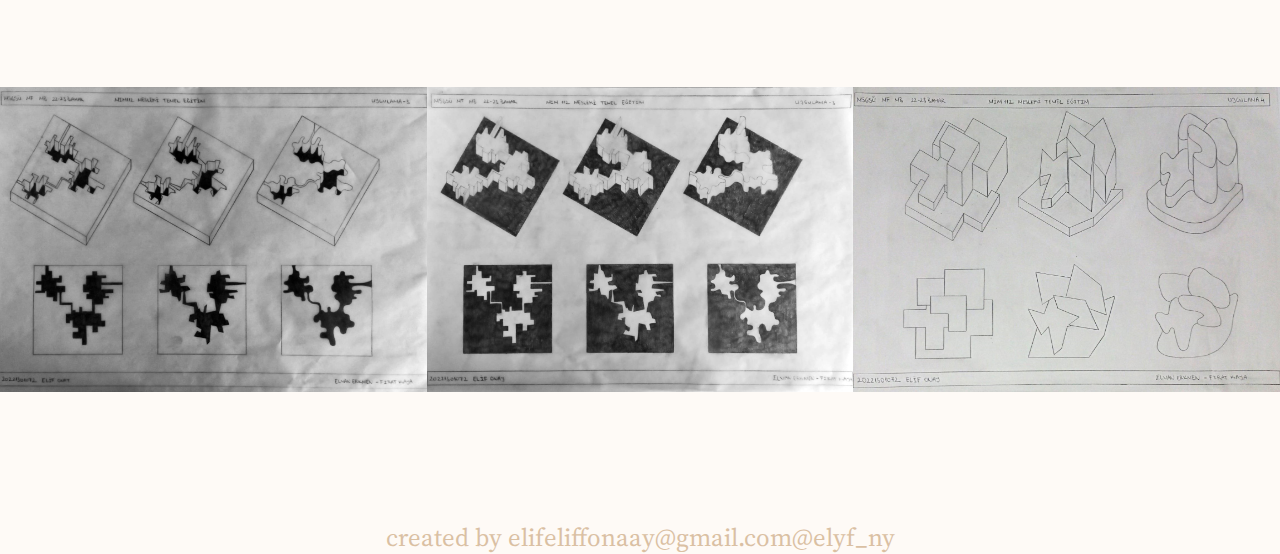
<file: sayfa.html>
<!DOCTYPE html>
<html lang="en">
<head>
    <link rel="preconnect" href="https://fonts.googleapis.com">
<link rel="preconnect" href="https://fonts.gstatic.com" crossorigin>
<link href="https://fonts.googleapis.com/css2?family=Averia+Serif+Libre:ital,wght@0,300;0,400;0,700;1,300;1,400;1,700&family=Domine:wght@400..700&family=Indie+Flower&family=M+PLUS+1+Code:wght@100..700&family=Reenie+Beanie&family=Source+Serif+4:ital,opsz,wght@0,8..60,200..900;1,8..60,200..900&display=swap" rel="stylesheet">
    <meta charset="UTF-8">
    <meta name="viewport" content="width=device-width, initial-scale=1.0">
    <title>Document</title>
</head>
<link rel="stylesheet" href="styles.css">
<body>

    <div class="header-container">
        <div class="header">
             <div class="name"><h1>elif</h1></div>
             <div class="menu">
             <div class="about"> <a href="index.html">home page</a></div> 
             <div class="about"><a href="about.html">about</a></div>
            </div>
        </div>
    </div>

    <div class="photo-grid-container">
        <div class="photo-grid">
        <div class="photo-grid-item">
            <img src="Portfolio/Basic Design 1.jpg" alt="">
        </div>
        <div class="photo-grid-item">
            <img src="Portfolio/Basic Design 2.jpg" alt="">
        </div>
        <div class="photo-grid-item">
            <img src="Portfolio/Basic Design 3.jpg" alt="">
        </div> 
        <div class="photo-grid-item">
            <img src="Portfolio/Basic Design 4.jpg" alt="">
        </div>
        <div class="photo-grid-item">
            <img src="Portfolio/Basic Design 6.jpg" alt="">
        </div>
        <div class="photo-grid-item">
            <img src="Portfolio/Basic Design 7.jpg" alt="">
        </div>
    </div>
 </div>  
 <div class="photo-grid-container">
    <div class="photo-grid">
        <div class="photo-grid-item"><img src="Portfolio/eff.jpg" alt=""></div>
        <div class="photo-grid-item"><img src="Portfolio/Poster 1.jpg" alt=""></div>
    <div class="photo-grid-item"><img src="Portfolio/Poster 2.jpg" alt=""></div>
</div>
 </div>
 <div class="photo-grid-container">
    <div class="photo-grid">
        <div class="photo-grid-item"><img src="Portfolio/MTE 1.jpg" alt=""></div>
    <div class="photo-grid-item"><img src="Portfolio/MTE 2.jpg" alt=""></div>
    <div class="photo-grid-item"><img src="Portfolio/MTE 4.jpg" alt=""></div>
 </div>

 <div class="flex-container">
    <div class="flex-item">created by elif</div>
    <div class="flex-item">eliffonaay@gmail.com</div>
    <div class="flex-item"><a href="https://www.instagram.com/elyf_ny/">@elyf_ny</a></div>
</div> 

</body>
</html>
</file>
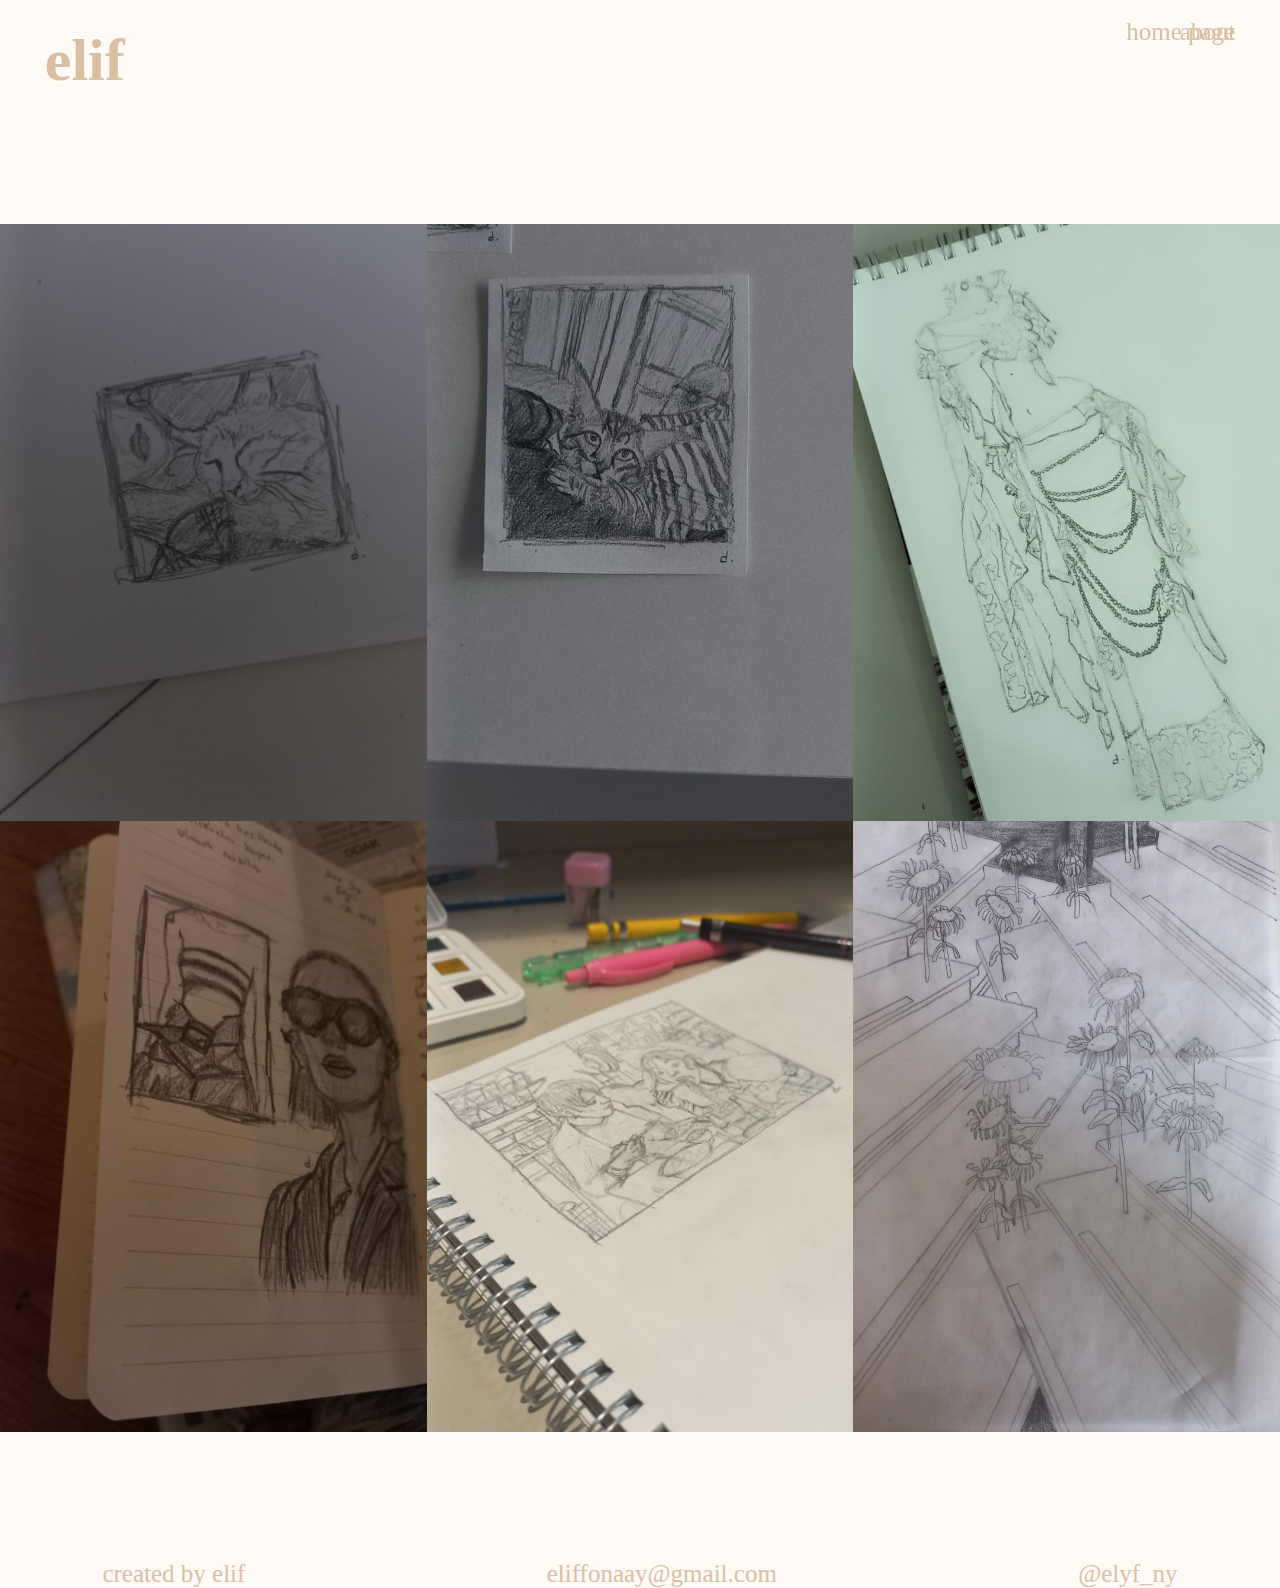
<file: sayfa2.html>
<!DOCTYPE html>
<html lang="en">
<head>
    <link rel="preconnect" href="https://fonts.googleapis.com">
<link rel="preconnect" href="https://fonts.gstatic.com" crossorigin>
<link href="https://fonts.googleapis.com/css2?family=Indie+Flower&family=M+PLUS+1+Code:wght@100..700&family=Reenie+Beanie&display=swap" rel="stylesheet">
    <meta charset="UTF-8">
    <meta name="viewport" content="width=device-width, initial-scale=1.0">
    <title>Document</title>
</head>
<link rel="stylesheet" href="styles.css">
<body>

    <div class="header-container">
        <div class="header">
             <div class="name"><h1>elif</h1></div>
             <div class="menu">
             <div class="about"> <a href="index.html">home page</a></div> 
             <div class="about"><a href="about.html">about</a></div>  </div>
        </div>
    </div>
    <div class="photo-grid-container">
        <div class="photo-grid">
        <div class="photo-grid-item">
            <img src="Portfolio/Drawing 1.jpg" alt="">
        </div>
        <div class="photo-grid-item">
            <img src="Portfolio/Drawing 2.jpg" alt="">
        </div>
        <div class="photo-grid-item">
            <img src="Portfolio/Drawing 3.jpg" alt="">
        </div> 
        <div class="photo-grid-item">
            <img src="Portfolio/Drawing 4.jpg" alt="">
        </div>
        <div class="photo-grid-item">
            <img src="Portfolio/Drawing 5.jpg" alt="">
        </div>
        <div class="photo-grid-item"><img src="Portfolio/Drawing 6.jpg" alt=""></div>
    </div>
 </div>  

 <div class="flex-container">
    <div class="flex-item">created by elif</div>
    <div class="flex-item">eliffonaay@gmail.com</div>
    <div class="flex-item"><a href="https://www.instagram.com/elyf_ny/">@elyf_ny</a></div>
</div> 

</body>
</html>
</file>
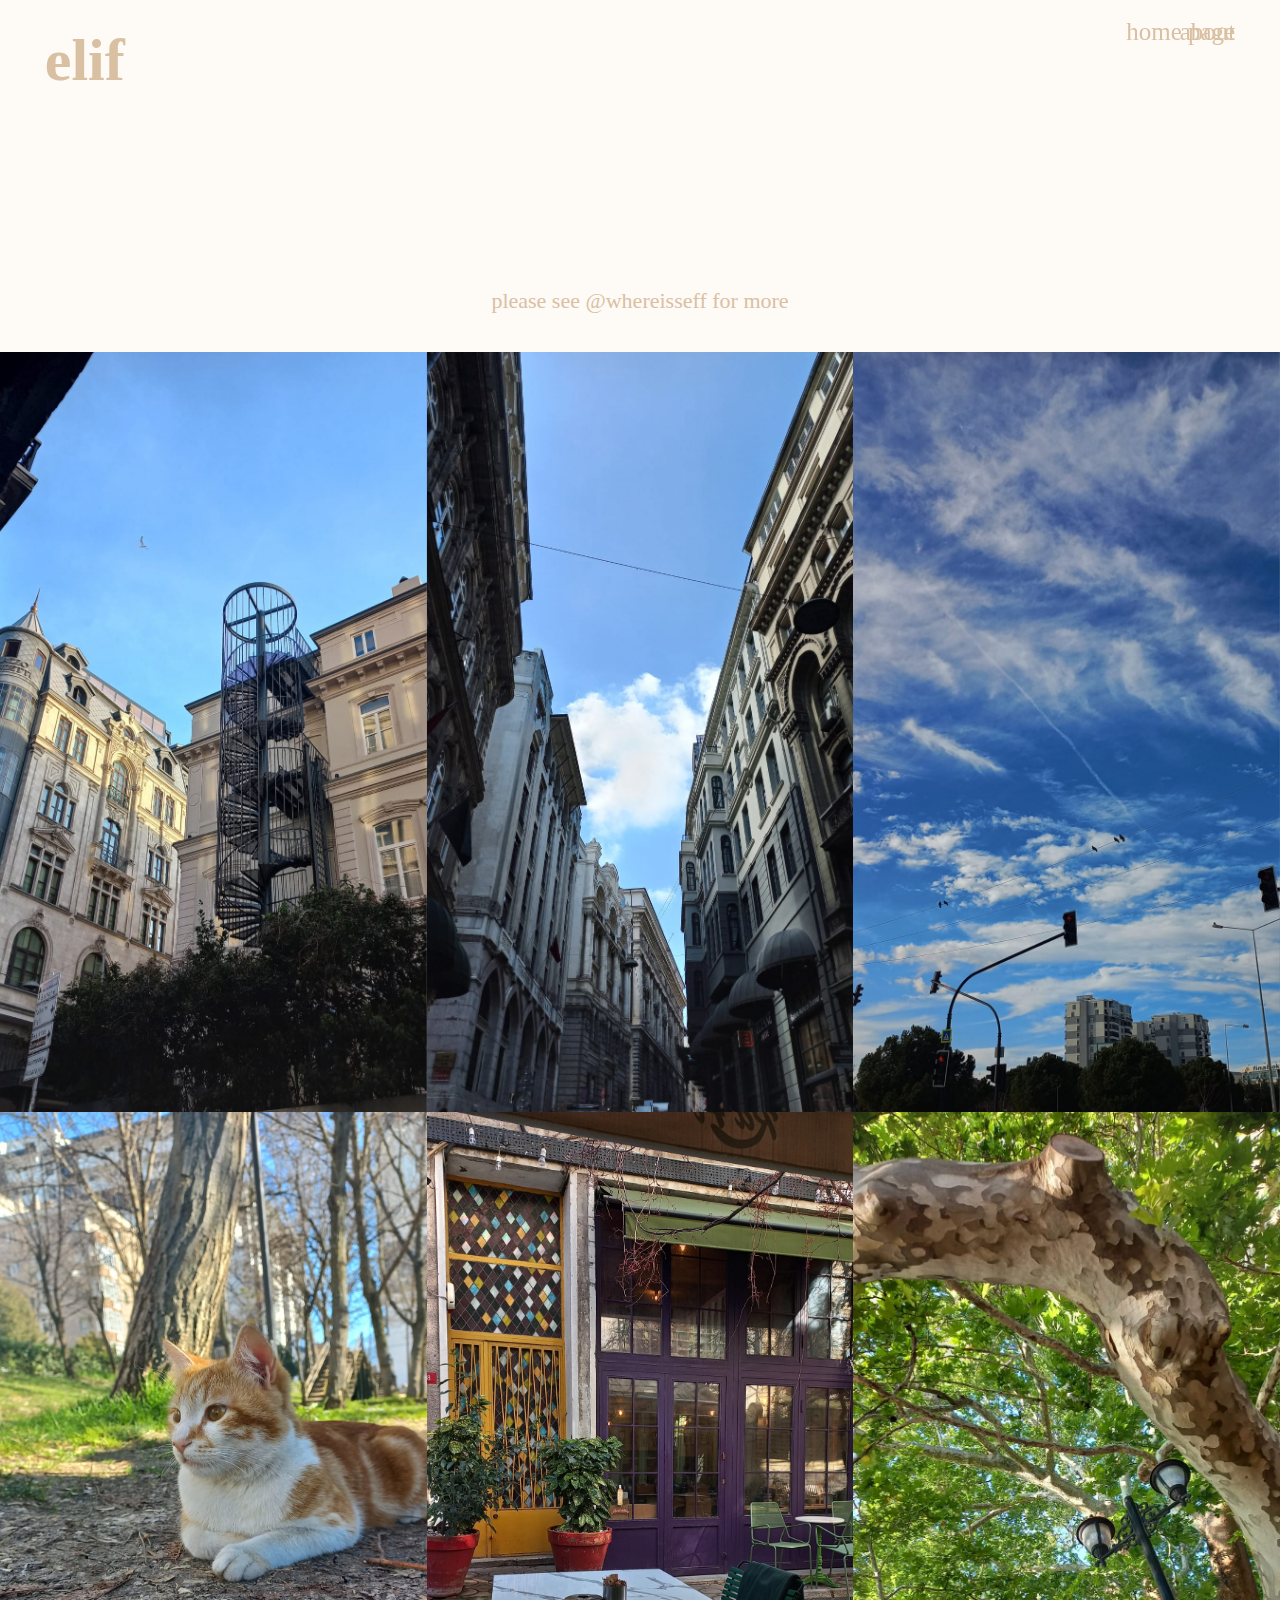
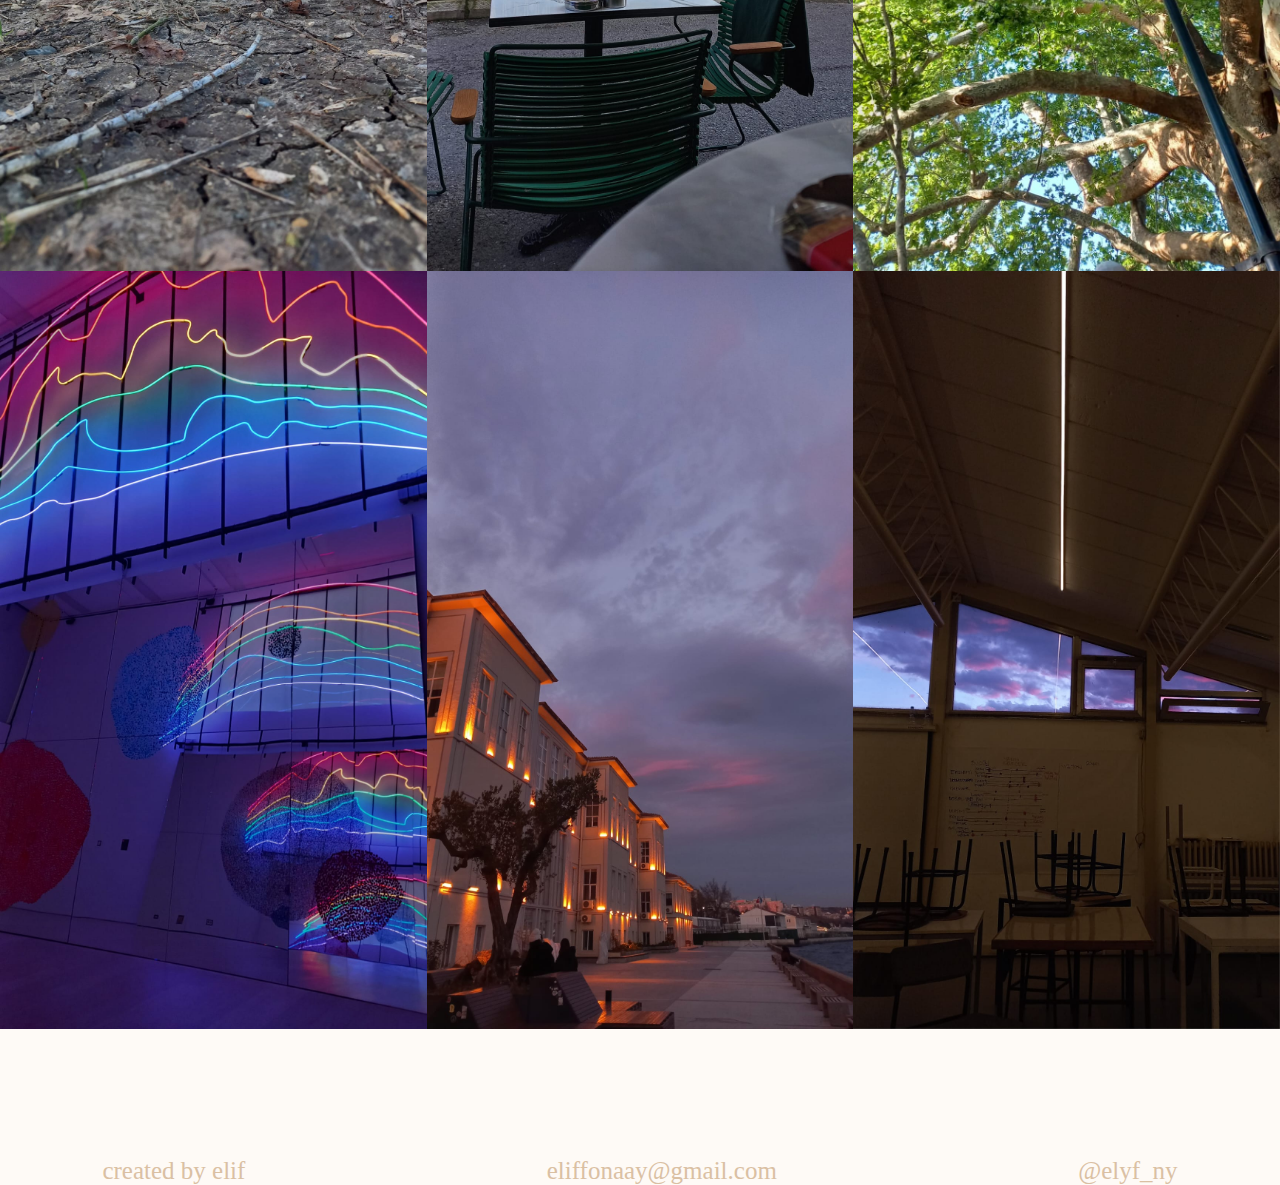
<file: sayfa3.html>
<!DOCTYPE html>
<html lang="en">
<head>
    <link rel="preconnect" href="https://fonts.googleapis.com">
<link rel="preconnect" href="https://fonts.gstatic.com" crossorigin>
<link href="https://fonts.googleapis.com/css2?family=Indie+Flower&family=M+PLUS+1+Code:wght@100..700&family=Reenie+Beanie&display=swap" rel="stylesheet">
    <meta charset="UTF-8">
    <meta name="viewport" content="width=device-width, initial-scale=1.0">
    <title>Document</title>
</head>
<link rel="stylesheet" href="styles.css">
<body>

    <div class="header-container">
        <div class="header">
             <div class="name"><h1>elif</h1></div>
             <div class="menu">
             <div class="about"> <a href="index.html">home page</a></div> 
             <div class="about"><a href="about.html">about</a></div>  
            </div>
        </div>
    </div>

    <div class="photo-grid-container">
        <div class="inline">please see <a href="">@whereisseff</a> for more</div>
        <div class="photo-grid">
        <div class="photo-grid-item">
            <img src="Portfolio/a.jpg" alt="">
        </div>
        <div class="photo-grid-item">
            <img src="Portfolio/b.jpg" alt="">
        </div>
        <div class="photo-grid-item">
            <img src="Portfolio/c.jpg" alt="">
        </div> 
        <div class="photo-grid-item">
            <img src="Portfolio/d.jpg" alt="">
        </div>
        <div class="photo-grid-item">
            <img src="Portfolio/e.jpg" alt="">
        </div>
        <div class="photo-grid-item">
            <img src="Portfolio/f.jpg" alt="">
        </div>
        <div class="photo-grid-item">
            <img src="Portfolio/g.jpg" alt="">
        </div>
        <div class="photo-grid-item">
            <img src="Portfolio/h.jpg" alt="">
        </div>
        <div class="photo-grid-item">
            <img src="Portfolio/ı.jpg" alt="">
        </div>
    </div>
 </div>  

 <div class="flex-container">
    <div class="flex-item">created by elif</div>
    <div class="flex-item">eliffonaay@gmail.com</div>
    <div class="flex-item"><a href="https://www.instagram.com/elyf_ny/">@elyf_ny</a></div>
</div> 

</body>
</html>
</file>
<file: styles.css>
*{
    margin: 0;
    padding: 0;

    } 

    body{
        width: 100vw;
        background-color: rgb(254, 250, 246);
        font-family: "Source Serif 4", serif;
        width: 100dwv;
        overflow-x: hidden;
 
      }

      body::-webkit-scrollbar {
        width: 8px;               /* width of the entire scrollbar */
      }
      
      body::-webkit-scrollbar-track {
        background: rgb(234, 219, 200);        /* color of the tracking area */
      }
      
      body::-webkit-scrollbar-thumb {
        background-color:rgb(218, 192, 163);    /* color of the scroll thumb */
        border-radius: 0px;       /* roundness of the scroll thumb */
        border: 0px solid rgb(234, 219, 200);  /* creates padding around scroll thumb */
      }

      h1{
        color:rgb(218, 192, 163);
        font-size: 60px;
        position: fixed;
        padding-left: 3.5%;
        padding-top: 1%;
        
      }

    #k {
      color: rgb(16, 44, 87);
    }

        .about{
           font-size:25px ;
         
           position: fixed;
           right: 3.5%;
           top:2% ;
        
        }

        .flex-container{
         
          display: flex;
          flex-direction: row;
          justify-content:space-between;
          align-items:center;
          height: 100wh;
          padding-top: 10%;
          padding-left: 8%;
          padding-right: 8%;
          
      }
      .flex-item{
          flex: 0 1 auto;
          align-self: center;
          order: 2;
          color:rgb(218, 192, 163) ;
          font-size: 25px;
         
      }

      .photo-grid-container {
        display: flex;
        justify-content: center;
        flex-wrap: wrap;
        color: rgb(218, 192, 163);
       padding-top: 10%;

    }
    .photo-grid {
        display: flex;
        width: 100%;
        flex-wrap: wrap;
        
       
    }

.photo-grid-item {
    display: flex;
  width: 33.333%;
  object-position: top;
  object-fit: scale-down;


  
}

.photo-grid-item1 {
  display: flex;
width: 33.333%;
object-position: top;
object-fit: scale-down;
overflow: hidden;
aspect-ratio: 1;


}

.photo-grid-item1 img:hover{
  transform:translate(0, -50%);

}


.photo-grid-item1 img{
  max-width: 100%;
}

.photo-grid-item img{
    max-width: 100%;
}

.header{
    display: flex;
    justify-content: space-between;

}

.header-container{
    padding-top: 1%;
    padding-bottom: 5%;
   
}

a{
    color:rgb(218, 192, 163);
    text-decoration-line: none
}
a:hover{
  color:rgb(234, 219, 200);
}

.inline{
    display: inline;
    font-size: 22px;
    padding-bottom: 3%;
    padding-top: 5%;
  }

  .menu{
    display: flex;
    font-size: 25px;
    justify-content: space-between;
    padding-right: 4%;
    padding-top: 1.5%;
  }

  h2, h3{
    color: rgb(16, 44, 87);
    display: flex;
    flex-wrap: wrap;
   
    }

    h2{
        font-size: 30px;
        padding-bottom: 2%;
        padding-top: 1%;
     
      
    }

    h3{
        font-size: 25px;
        padding-bottom: 11%;
     
      
    }  

    .container{
        padding-left: 15%;
        padding-right: 20%;
        padding-top: 10%;
        
    }

    h4{
        font-size: 35px;
        color: rgb(16, 44, 87);
     
    }

    h5{
        font-size: 33px;
        color: rgb(16, 44, 87);
      
    }



.circle {
  border: 2px solid rgb(255, 130, 130);
  border-radius: 50%;
 /* box-shadow: 0 0 10px rgb(255, 0, 0);*/
  pointer-events: none;
  position: fixed;
  top: -10rem;
  left: -10rem;
  height: 2rem;
  width: 2rem;
  transition: transform 0.4s, background 0.4s;
}
</file>
